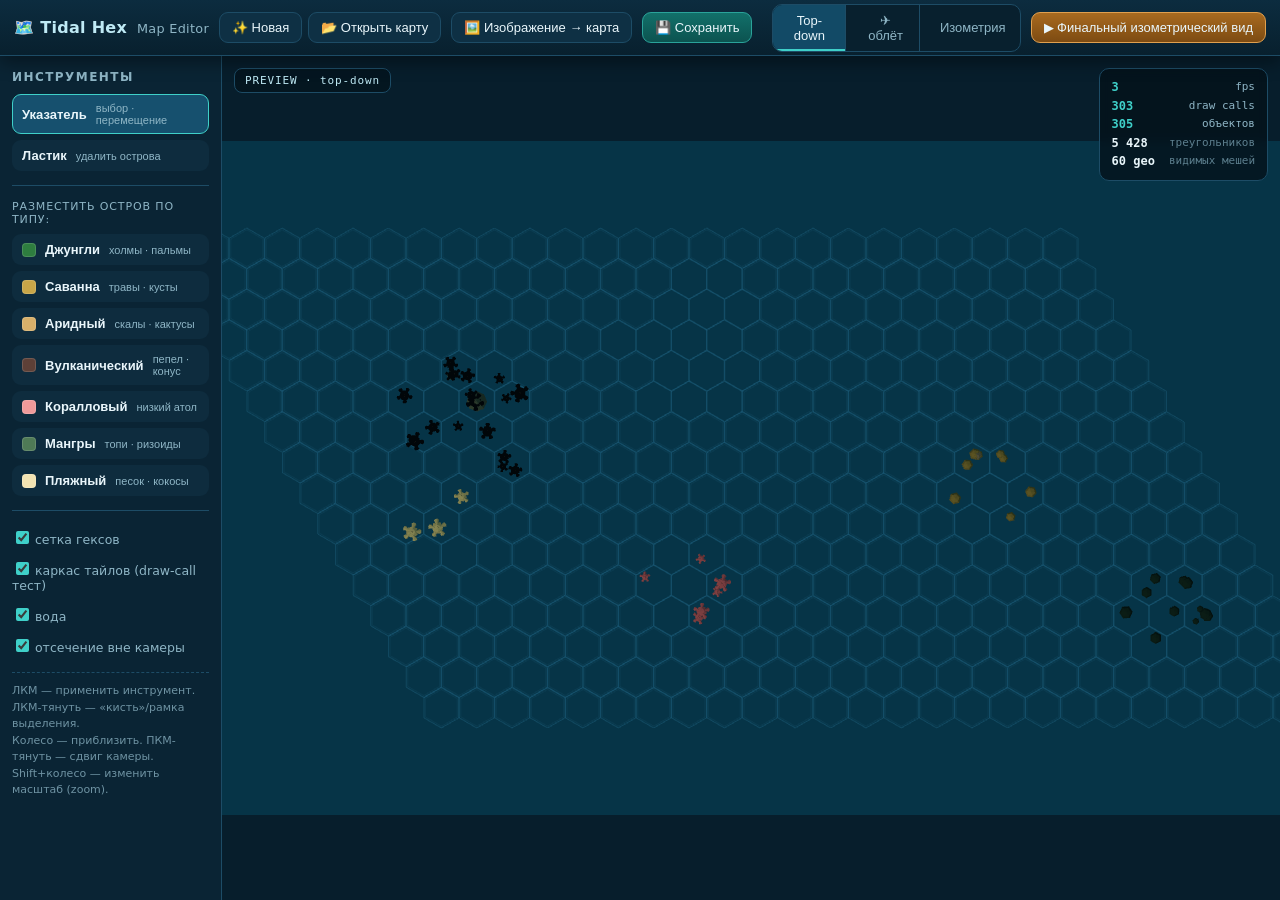
<file: map_editor/index.html>
<!DOCTYPE html>
<html lang="ru">
<head>
<meta charset="utf-8">
<meta name="viewport" content="width=device-width, initial-scale=1">
<title>Tidal Hex — редактор карт</title>
<link rel="stylesheet" href="style.css">
</head>
<body>

<!-- ===================== TOOLBAR ===================== -->
<header id="toolbar">
  <div class="brand">🗺️ Tidal&nbsp;Hex <span>Map Editor</span></div>

  <div class="tgroup">
    <button id="btnNew" class="btn" title="Новая пустая карта">✨ Новая</button>
    <button id="btnOpen" class="btn" title="Открыть .hexmap.json и редактировать">📂 Открыть карту</button>
    <input type="file" id="fileMap" accept=".json,.hexmap,application/json" hidden>
  </div>

  <div class="tgroup">
    <button id="btnImg" class="btn" title="Открыть изображение и превратить его в карту">🖼️ Изображение → карта</button>
    <input type="file" id="fileImg" accept="image/*" hidden>
  </div>

  <div class="tgroup">
    <button id="btnSave" class="btn primary" title="Сохранить карту в файл .hexmap.json">💾 Сохранить</button>
  </div>

  <div class="spacer"></div>

  <!-- переключатель режимов отображения: preview (top-down) / iso (облёт) -->
  <div class="tgroup seg" role="tablist" aria-label="Режим отображения карты">
    <button id="segPreview" class="segbtn active" data-mode="preview">Top-down</button>
    <button id="segFly"    class="segbtn" data-mode="fly">✈ облёт</button>
    <button id="segIso"    class="segbtn" data-mode="iso">Изометрия</button>
  </div>

  <div class="tgroup">
    <button id="btnTransition" class="btn accent" title="Плавный облёт карты с переходом в изометрический вид">▶ Финальный изометрический вид</button>
  </div>
</header>

<!-- ===================== MAIN LAYOUT ===================== -->
<main id="layout">

  <!-- панель инструментов слева -->
  <aside id="palette">
    <h2>Инструменты</h2>
    <div class="tools">
      <button class="tool active" data-tool="select" title="Выбор острова / тайла"><b>Указатель</b><span>выбор · перемещение</span></button>
      <button class="tool" data-tool="erase" title="Ластик — убрать остров с тайлов"><b>Ластик</b><span>удалить острова</span></button>
      <div class="divider"></div>
      <div class="paltitle">Разместить остров по типу:</div>
      <button class="tool paint" data-tool="paint" data-type="jungle"><i style="--c:#2e7d3f"></i><b>Джунгли</b><span>холмы · пальмы</span></button>
      <button class="tool paint" data-tool="paint" data-type="savanna"><i style="--c:#c9a648"></i><b>Саванна</b><span>травы · кусты</span></button>
      <button class="tool paint" data-tool="paint" data-type="arid"><i style="--c:#d8b06a"></i><b>Аридный</b><span>скалы · кактусы</span></button>
      <button class="tool paint" data-tool="paint" data-type="volcanic"><i style="--c:#5d4037"></i><b>Вулканический</b><span>пепел · конус</span></button>
      <button class="tool paint" data-tool="paint" data-type="coral"><i style="--c:#ef9a9a"></i><b>Коралловый</b><span>низкий атол</span></button>
      <button class="tool paint" data-tool="paint" data-type="mangrove"><i style="--c:#4f7a56"></i><b>Мангры</b><span>топи · ризоиды</span></button>
      <button class="tool paint" data-tool="paint" data-type="beach"><i style="--c:#f2e3b2"></i><b>Пляжный</b><span>песок · кокосы</span></button>
      <div class="divider"></div>
      <label class="chk"><input type="checkbox" id="optGrid" checked> сетка гексов</label>
      <label class="chk"><input type="checkbox" id="optWire" checked> каркас тайлов (draw-call тест)</label>
      <label class="chk"><input type="checkbox" id="optWater" checked> вода</label>
      <label class="chk"><input type="checkbox" id="optFrustum" checked> отсечение вне камеры</label>
    </div>
    <div class="palthint">
      ЛКМ — применить инструмент.<br>
      ЛКМ-тянуть — «кисть»/рамка выделения.<br>
      Колесо — приблизить. ПКМ-тянуть — сдвиг камеры.<br>
      Shift+колесо — изменить масштаб (zoom).
    </div>
  </aside>

  <!-- сцена -->
  <section id="stage">
    <canvas id="view"></canvas>

    <!-- счётчик FPS / draw calls / объекты -->
    <div id="stats" title="FPS · draw calls (renderer.info.render.calls) · объекты на карте (scene children)">
      <div class="srow"><b id="stFps">–</b><span>fps</span></div>
      <div class="srow"><b id="stCalls">–</b><span>draw calls</span></div>
      <div class="srow"><b id="stObjs">–</b><span>объектов</span></div>
      <div class="srow dim"><b id="stTris">–</b><span>треугольников</span></div>
      <div class="srow dim"><b id="stVis">–</b><span>видимых мешей</span></div>
    </div>

    <div id="modeBadge">PREVIEW · top-down</div>
    <div id="hint"></div>
  </section>

  <!-- панель свойств справа -->
  <aside id="inspector" class="hidden">
    <div class="insp-head">
      <h2 id="inspTitle">Свойства острова</h2>
      <button id="inspClose" title="Закрыть">✕</button>
    </div>

    <div class="field">
      <label>Тип ландшафта</label>
      <select id="pType"></select>
    </div>

    <div class="grid2">
      <div class="field"><label>Радиус <output id="oRadius"></output></label>
        <input type="range" id="pRadius" min="0.4" max="3.4" step="0.05"></div>
      <div class="field"><label>Высота <output id="oHeight"></output></label>
        <input type="range" id="pHeight" min="0.1" max="2.6" step="0.05"></div>
      <div class="field"><label>Шероховатость <output id="oRough"></output></label>
        <input type="range" id="pRough" min="0" max="1" step="0.05"></div>
      <div class="field"><label>Резкость берега <output id="oBeach"></output></label>
        <input type="range" id="pBeach" min="0.05" max="0.9" step="0.05"></div>
      <div class="field"><label>Плодородие <output id="oVeg"></output></label>
        <input type="range" id="pVeg" min="0" max="1" step="0.05"></div>
      <div class="field"><label>Северность <output id="oNorth"></output></label>
        <input type="range" id="pNorth" min="0" max="6.28" step="0.01"></div>
    </div>

    <div class="field row">
      <label>Туманный валун</label><input type="checkbox" id="pBoulder">
      <label style="margin-left:auto">Вершина</label><input type="checkbox" id="pPeak">
    </div>

    <div class="swatches" id="pSwatches" title="Основной цвет"></div>

    <div class="field"><label>Название</label><input type="text" id="pName" maxlength="40"></div>

    <div class="insp-actions">
      <button id="btnDup" class="btn">⧉ Дублировать</button>
      <button id="btnDel" class="btn danger">🗑 Удалить</button>
    </div>

    <div class="meta" id="pMeta"></div>
  </aside>
</main>

<!-- модальное окно «изображение → карта» -->
<div id="imgModal" class="modal hidden">
  <div class="modal-card">
    <h2>Изображение → карта</h2>
    <div class="preview-row">
      <canvas id="imgPrev" width="220" height="150"></canvas>
      <div class="previnfo">
        <div id="imgName">—</div>
        <div id="imgSize" class="dim">—</div>
        <div class="dim small">Светлые пиксели становятся сушей: чем ярче участок, тем выше остров.</div>
      </div>
    </div>
    <div class="grid2">
      <div class="field"><label>Макс. островов <output id="oMaxIsl"></output></label>
        <input type="range" id="pMaxIsl" min="1" max="24" step="1"></div>
      <div class="field"><label>Чувствительность <output id="oSens"></output></label>
        <input type="range" id="pSens" min="0.05" max="0.95" step="0.01"></div>
      <div class="field"><label>Мин. размер <output id="oMinSz"></output></label>
        <input type="range" id="pMinSz" min="1" max="12" step="1"></div>
      <div class="field"><label>Макс. радиус <output id="oMaxR"></output></label>
        <input type="range" id="pMaxR" min="0.6" max="3" step="0.05"></div>
    </div>
    <div class="field row"><label>Острова только на воде (не поверх существующих)</label><input type="checkbox" id="pOnlyWater" checked></div>
    <div class="modal-actions">
      <button id="imgCancel" class="btn">Отмена</button>
      <button id="imgApply" class="btn primary">Создать карту</button>
    </div>
  </div>
</div>

<script src="three/three.min.js"></script>
<script src="editor.js"></script>
</body>
</html>
</file>
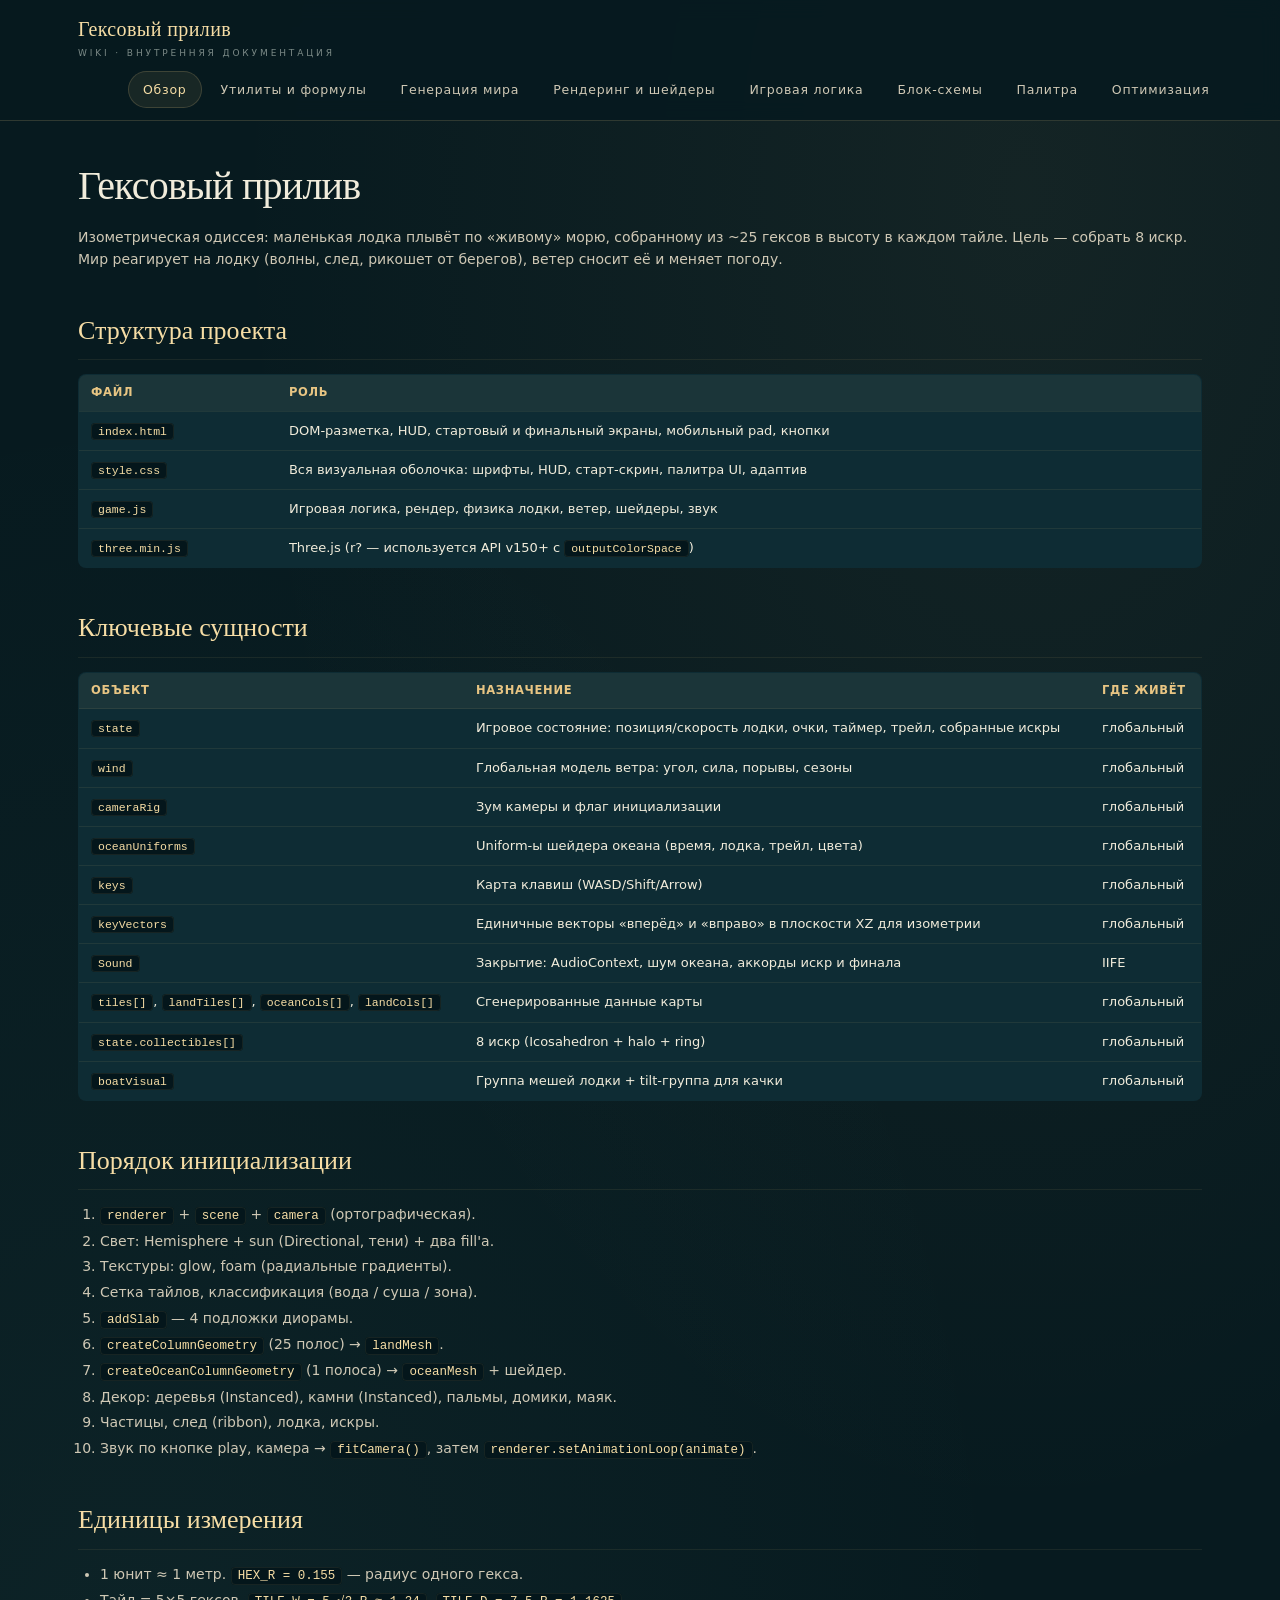
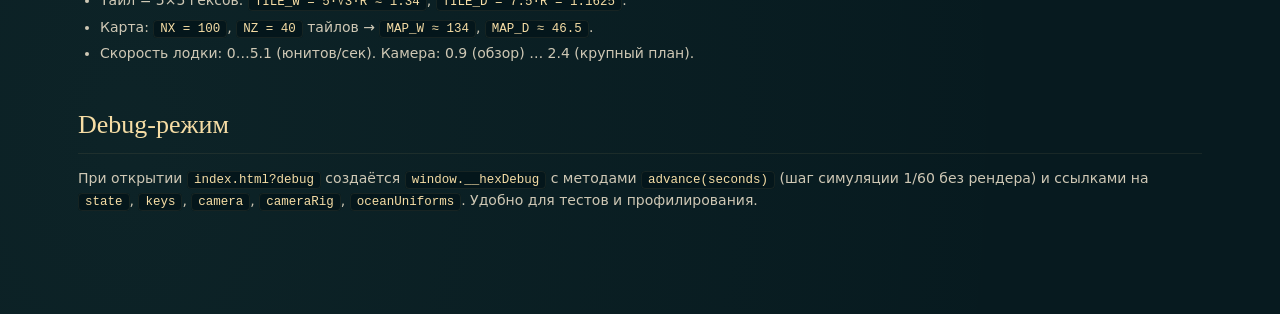
<file: game_prototype/wiki_deepseek.html>
<!DOCTYPE html>
<html lang="ru">
<head>
<meta charset="UTF-8">
<meta name="viewport" content="width=device-width, initial-scale=1.0">
<title>Гексовый прилив — Wiki</title>
<style>
  :root {
    --bg: #071a1f;
    --bg-soft: #0c262d;
    --bg-panel: #0e2c34;
    --bg-code: #04161b;
    --line: rgba(232, 197, 131, 0.18);
    --line-soft: rgba(232, 197, 131, 0.08);
    --gold: #e8c583;
    --gold-bright: #f6dda5;
    --cream: #f1ecdb;
    --cream-dim: #cfc8b5;
    --muted: rgba(218, 229, 218, 0.55);
    --muted-soft: rgba(218, 229, 218, 0.32);
    --teal: #7ed0c1;
    --coral: #e07d5d;
    --serif: "Palatino Linotype", "Book Antiqua", Palatino, Georgia, serif;
    --sans: "Segoe UI", system-ui, -apple-system, sans-serif;
    --mono: "SF Mono", "Cascadia Code", "JetBrains Mono", Consolas, monospace;
  }
  * { box-sizing: border-box; }
  html, body {
    margin: 0;
    background: var(--bg);
    color: var(--cream);
    font-family: var(--sans);
    font-size: 14px;
    line-height: 1.55;
  }
  body {
    background:
      radial-gradient(ellipse at 80% 10%, rgba(232, 197, 131, 0.06), transparent 55%),
      radial-gradient(ellipse at 10% 90%, rgba(126, 208, 193, 0.05), transparent 55%),
      var(--bg);
  }
  header {
    position: sticky;
    top: 0;
    z-index: 10;
    background: rgba(7, 26, 31, 0.94);
    border-bottom: 1px solid var(--line);
    backdrop-filter: blur(10px);
  }
  .head-inner {
    max-width: 1180px;
    margin: 0 auto;
    padding: 14px 28px 10px;
    display: flex;
    align-items: baseline;
    gap: 18px;
    flex-wrap: wrap;
  }
  .logo {
    font-family: var(--serif);
    font-size: 20px;
    color: var(--gold-bright);
    letter-spacing: 0.02em;
  }
  .logo small {
    display: block;
    font-family: var(--sans);
    font-size: 9px;
    letter-spacing: 0.32em;
    color: var(--muted);
    text-transform: uppercase;
    margin-top: 2px;
  }
  nav {
    display: flex;
    gap: 4px;
    flex-wrap: wrap;
    margin-left: auto;
    max-width: 1180px;
    padding: 0 28px 12px;
    width: 100%;
  }
  nav button {
    appearance: none;
    background: transparent;
    border: 1px solid transparent;
    color: var(--cream-dim);
    padding: 8px 14px;
    font: inherit;
    font-size: 12.5px;
    letter-spacing: 0.06em;
    border-radius: 999px;
    cursor: pointer;
    transition: background 0.18s, color 0.18s, border-color 0.18s;
  }
  nav button:hover { background: rgba(232, 197, 131, 0.06); color: var(--gold-bright); }
  nav button.active {
    color: var(--gold-bright);
    border-color: var(--line);
    background: rgba(232, 197, 131, 0.08);
  }
  main {
    max-width: 1180px;
    margin: 0 auto;
    padding: 34px 28px 100px;
  }
  section.tab { display: none; animation: fadein 0.25s ease; }
  section.tab.active { display: block; }
  @keyframes fadein { from { opacity: 0; transform: translateY(4px); } to { opacity: 1; transform: none; } }

  h1 {
    font-family: var(--serif);
    font-size: 40px;
    font-weight: 400;
    margin: 0 0 10px;
    letter-spacing: -0.02em;
  }
  h2 {
    font-family: var(--serif);
    font-size: 26px;
    font-weight: 400;
    margin: 40px 0 14px;
    padding-bottom: 8px;
    border-bottom: 1px solid var(--line-soft);
    color: var(--gold-bright);
  }
  h3 {
    font-family: var(--sans);
    font-size: 13px;
    font-weight: 650;
    text-transform: uppercase;
    letter-spacing: 0.18em;
    color: var(--teal);
    margin: 26px 0 10px;
  }
  h4 { font-size: 14px; margin: 18px 0 8px; color: var(--gold); }
  p { margin: 8px 0; color: var(--cream-dim); }
  code, .mono { font-family: var(--mono); font-size: 12.5px; }
  code {
    background: var(--bg-code);
    color: var(--gold-bright);
    padding: 1px 6px;
    border-radius: 4px;
    border: 1px solid var(--line-soft);
  }
  pre {
    background: var(--bg-code);
    color: #c8dcd2;
    border: 1px solid var(--line-soft);
    border-radius: 8px;
    padding: 14px 16px;
    overflow-x: auto;
    font-family: var(--mono);
    font-size: 12px;
    line-height: 1.6;
  }
  pre code { background: none; border: none; padding: 0; color: inherit; }
  ul, ol { padding-left: 22px; color: var(--cream-dim); }
  li { margin: 4px 0; }
  a { color: var(--teal); }

  table {
    width: 100%;
    border-collapse: collapse;
    margin: 12px 0 20px;
    background: var(--bg-panel);
    border: 1px solid var(--line-soft);
    border-radius: 8px;
    overflow: hidden;
    font-size: 13px;
  }
  th, td {
    text-align: left;
    padding: 9px 12px;
    border-bottom: 1px solid var(--line-soft);
    vertical-align: top;
  }
  th {
    background: rgba(232, 197, 131, 0.06);
    font-weight: 600;
    color: var(--gold);
    font-size: 11.5px;
    letter-spacing: 0.06em;
    text-transform: uppercase;
  }
  tr:last-child td { border-bottom: none; }
  td code { font-size: 11.5px; }

  .pill {
    display: inline-block;
    padding: 1px 8px;
    border-radius: 999px;
    font-size: 10.5px;
    font-family: var(--mono);
    background: rgba(232, 197, 131, 0.1);
    color: var(--gold-bright);
    border: 1px solid var(--line);
    margin-right: 4px;
  }
  .pill.green { background: rgba(126, 208, 193, 0.1); color: var(--teal); border-color: rgba(126, 208, 193, 0.25); }
  .pill.red { background: rgba(224, 125, 93, 0.12); color: var(--coral); border-color: rgba(224, 125, 93, 0.28); }

  /* ---- Карточки функций ---- */
  .fn-card {
    background: var(--bg-panel);
    border: 1px solid var(--line-soft);
    border-left: 3px solid var(--gold);
    border-radius: 8px;
    padding: 14px 18px;
    margin: 12px 0;
  }
  .fn-card .sig {
    font-family: var(--mono);
    font-size: 13px;
    color: var(--gold-bright);
    display: block;
    margin-bottom: 6px;
    word-break: break-word;
  }
  .fn-card .sig b { color: var(--teal); font-weight: 500; }
  .fn-card p { margin: 6px 0 0; font-size: 13px; }
  .fn-card pre { margin: 8px 0 0; font-size: 11.5px; padding: 10px 12px; }

  /* ---- Палитра ---- */
  .swatch-grid {
    display: grid;
    grid-template-columns: repeat(auto-fill, minmax(190px, 1fr));
    gap: 12px;
    margin: 16px 0 24px;
  }
  .swatch {
    background: var(--bg-panel);
    border: 1px solid var(--line-soft);
    border-radius: 8px;
    overflow: hidden;
    font-size: 12px;
  }
  .swatch-color { height: 62px; }
  .swatch-body { padding: 8px 10px; }
  .swatch-body b { color: var(--cream); font-weight: 500; display: block; }
  .swatch-body code { font-size: 11px; }
  .swatch-body small { color: var(--muted); font-size: 11px; display: block; margin-top: 2px; }

  /* ---- Блок-схемы ---- */
  .diagram {
    background: var(--bg-panel);
    border: 1px solid var(--line-soft);
    border-radius: 10px;
    padding: 22px 20px;
    margin: 18px 0;
    overflow-x: auto;
  }
  .diagram svg { display: block; margin: 0 auto; max-width: 100%; height: auto; }
  .legend {
    display: flex;
    flex-wrap: wrap;
    gap: 12px;
    font-size: 11.5px;
    color: var(--muted);
    margin-top: 12px;
  }
  .legend span { display: inline-flex; align-items: center; gap: 6px; }
  .legend .dot { width: 10px; height: 10px; border-radius: 3px; }

  /* ---- Список оптимизаций ---- */
  .opt {
    background: var(--bg-panel);
    border: 1px solid var(--line-soft);
    border-left: 3px solid var(--teal);
    border-radius: 8px;
    padding: 12px 18px;
    margin: 10px 0;
  }
  .opt h4 { margin: 0 0 6px; color: var(--gold-bright); }
  .opt p, .opt li { font-size: 13px; }
  .opt .impact {
    display: inline-block;
    margin-top: 8px;
    font-size: 11px;
    padding: 1px 8px;
    border-radius: 4px;
    background: rgba(224, 125, 93, 0.1);
    border: 1px solid rgba(224, 125, 93, 0.3);
    color: var(--coral);
    letter-spacing: 0.04em;
  }
  .opt .impact.mid { background: rgba(232, 197, 131, 0.1); color: var(--gold); border-color: var(--line); }
  .opt .impact.low { background: rgba(126, 208, 193, 0.08); color: var(--teal); border-color: rgba(126, 208, 193, 0.25); }

  .grid2 { display: grid; grid-template-columns: 1fr 1fr; gap: 20px; }
  @media (max-width: 760px) {
    .grid2 { grid-template-columns: 1fr; }
    .head-inner { padding-left: 16px; padding-right: 16px; }
    nav { padding-left: 16px; padding-right: 16px; }
    main { padding-left: 16px; padding-right: 16px; }
    h1 { font-size: 30px; }
  }
</style>
</head>
<body>
<header>
  <div class="head-inner">
    <div class="logo">Гексовый прилив<small>wiki · внутренняя документация</small></div>
  </div>
  <nav id="tabs">
    <button class="active" data-tab="overview">Обзор</button>
    <button data-tab="utils">Утилиты и формулы</button>
    <button data-tab="world">Генерация мира</button>
    <button data-tab="render">Рендеринг и шейдеры</button>
    <button data-tab="logic">Игровая логика</button>
    <button data-tab="flow">Блок-схемы</button>
    <button data-tab="palette">Палитра</button>
    <button data-tab="optimize">Оптимизация</button>
  </nav>
</header>

<main>

<!-- ============================================================ -->
<!-- ОБЗОР                                                        -->
<!-- ============================================================ -->
<section class="tab active" id="tab-overview">
  <h1>Гексовый прилив</h1>
  <p>Изометрическая одиссея: маленькая лодка плывёт по «живому» морю, собранному из ~25 гексов в высоту в каждом тайле. Цель — собрать 8 искр. Мир реагирует на лодку (волны, след, рикошет от берегов), ветер сносит её и меняет погоду.</p>

  <h2>Структура проекта</h2>
  <table>
    <tr><th>Файл</th><th>Роль</th></tr>
    <tr><td><code>index.html</code></td><td>DOM-разметка, HUD, стартовый и финальный экраны, мобильный pad, кнопки</td></tr>
    <tr><td><code>style.css</code></td><td>Вся визуальная оболочка: шрифты, HUD, старт-скрин, палитра UI, адаптив</td></tr>
    <tr><td><code>game.js</code></td><td>Игровая логика, рендер, физика лодки, ветер, шейдеры, звук</td></tr>
    <tr><td><code>three.min.js</code></td><td>Three.js (r? — используется API v150+ с <code>outputColorSpace</code>)</td></tr>
  </table>

  <h2>Ключевые сущности</h2>
  <table>
    <tr><th>Объект</th><th>Назначение</th><th>Где живёт</th></tr>
    <tr><td><code>state</code></td><td>Игровое состояние: позиция/скорость лодки, очки, таймер, трейл, собранные искры</td><td>глобальный</td></tr>
    <tr><td><code>wind</code></td><td>Глобальная модель ветра: угол, сила, порывы, сезоны</td><td>глобальный</td></tr>
    <tr><td><code>cameraRig</code></td><td>Зум камеры и флаг инициализации</td><td>глобальный</td></tr>
    <tr><td><code>oceanUniforms</code></td><td>Uniform-ы шейдера океана (время, лодка, трейл, цвета)</td><td>глобальный</td></tr>
    <tr><td><code>keys</code></td><td>Карта клавиш (WASD/Shift/Arrow)</td><td>глобальный</td></tr>
    <tr><td><code>keyVectors</code></td><td>Единичные векторы «вперёд» и «вправо» в плоскости XZ для изометрии</td><td>глобальный</td></tr>
    <tr><td><code>Sound</code></td><td>Закрытие: AudioContext, шум океана, аккорды искр и финала</td><td>IIFE</td></tr>
    <tr><td><code>tiles[]</code>, <code>landTiles[]</code>, <code>oceanCols[]</code>, <code>landCols[]</code></td><td>Сгенерированные данные карты</td><td>глобальный</td></tr>
    <tr><td><code>state.collectibles[]</code></td><td>8 искр (Icosahedron + halo + ring)</td><td>глобальный</td></tr>
    <tr><td><code>boatVisual</code></td><td>Группа мешей лодки + tilt-группа для качки</td><td>глобальный</td></tr>
  </table>

  <h2>Порядок инициализации</h2>
  <ol>
    <li><code>renderer</code> + <code>scene</code> + <code>camera</code> (ортографическая).</li>
    <li>Свет: Hemisphere + sun (Directional, тени) + два fill'а.</li>
    <li>Текстуры: glow, foam (радиальные градиенты).</li>
    <li>Сетка тайлов, классификация (вода / суша / зона).</li>
    <li><code>addSlab</code> — 4 подложки диорамы.</li>
    <li><code>createColumnGeometry</code> (25 полос) → <code>landMesh</code>.</li>
    <li><code>createOceanColumnGeometry</code> (1 полоса) → <code>oceanMesh</code> + шейдер.</li>
    <li>Декор: деревья (Instanced), камни (Instanced), пальмы, домики, маяк.</li>
    <li>Частицы, след (ribbon), лодка, искры.</li>
    <li>Звук по кнопке play, камера → <code>fitCamera()</code>, затем <code>renderer.setAnimationLoop(animate)</code>.</li>
  </ol>

  <h2>Единицы измерения</h2>
  <ul>
    <li>1 юнит ≈ 1 метр. <code>HEX_R = 0.155</code> — радиус одного гекса.</li>
    <li>Тайл = 5×5 гексов. <code>TILE_W = 5·√3·R ≈ 1.34</code>, <code>TILE_D = 7.5·R = 1.1625</code>.</li>
    <li>Карта: <code>NX = 100</code>, <code>NZ = 40</code> тайлов → <code>MAP_W ≈ 134</code>, <code>MAP_D ≈ 46.5</code>.</li>
    <li>Скорость лодки: 0…5.1 (юнитов/сек). Камера: 0.9 (обзор) … 2.4 (крупный план).</li>
  </ul>

  <h2>Debug-режим</h2>
  <p>При открытии <code>index.html?debug</code> создаётся <code>window.__hexDebug</code> с методами <code>advance(seconds)</code> (шаг симуляции 1/60 без рендера) и ссылками на <code>state</code>, <code>keys</code>, <code>camera</code>, <code>cameraRig</code>, <code>oceanUniforms</code>. Удобно для тестов и профилирования.</p>
</section>

<!-- ============================================================ -->
<!-- УТИЛИТЫ                                                     -->
<!-- ============================================================ -->
<section class="tab" id="tab-utils">
  <h1>Утилиты и формулы</h1>

  <h2>Математические хелперы</h2>

  <div class="fn-card">
    <span class="sig"><b>clamp</b>(v, a, b) → number</span>
    <p>Ограничивает значение отрезком [a, b].</p>
    <pre><code>Math.max(a, Math.min(b, v))</code></pre>
  </div>

  <div class="fn-card">
    <span class="sig"><b>lerp</b>(a, b, t) → number</span>
    <p>Линейная интерполяция. t — обычно 0…1.</p>
    <pre><code>a + (b - a) * t</code></pre>
  </div>

  <div class="fn-card">
    <span class="sig"><b>smoothstep</b>(a, b, x) → number ∈ [0, 1]</span>
    <p>Кубическое сглаживание: даёт «мягкие» края без рывков.</p>
    <pre><code>t = clamp((x - a) / (b - a), 0, 1);
return t * t * (3 - 2 * t);</code></pre>
  </div>

  <div class="fn-card">
    <span class="sig"><b>expDamp</b>(current, target, lambda, dt) → number</span>
    <p>Экспоненциальное сглаживание, независимое от FPS (frame-rate independent). λ — «жёсткость» (больше = быстрее догоняет).</p>
    <pre><code>current + (target - current) * (1 - Math.exp(-lambda * dt))</code></pre>
  </div>

  <div class="fn-card">
    <span class="sig"><b>dampAngle</b>(current, target, lambda, dt) → number</span>
    <p>То же, но для углов. Учитывает переход через ±π (wrap на короткую дугу).</p>
    <pre><code>delta = atan2(sin(target - current), cos(target - current));
return current + delta * (1 - exp(-lambda * dt));</code></pre>
  </div>

  <h2>Генераторы случайности</h2>

  <div class="fn-card">
    <span class="sig"><b>mulberry32</b>(seed) → () =&gt; number ∈ [0,1)</span>
    <p>Детерминированный PRNG на 32-битных операциях. Используется для декора, чтобы внешний вид карты был стабильным при перезагрузке.</p>
    <pre><code>a = (a + 0x6D2B79F5) | 0;
t = Math.imul(a ^ (a >>> 15), 1 | a);
t = (t + Math.imul(t ^ (t >>> 7), 61 | t)) ^ t;
return ((t ^ (t >>> 14)) >>> 0) / 4294967296;</code></pre>
  </div>

  <div class="fn-card">
    <span class="sig"><b>hash2</b>(x, z) → number ∈ [0,1)</span>
    <p>Быстрый псевдо-хэш на синусе. Основа для value noise.</p>
    <pre><code>v = sin(x * 127.1 + z * 311.7) * 43758.5453123;
return v - floor(v);</code></pre>
  </div>

  <div class="fn-card">
    <span class="sig"><b>valueNoise</b>(x, z) → number ∈ [0,1)</span>
    <p>Value-noise с bilinear-интерполяцией и smoothstep'ом. Даёт «облачную» карту высот и шума ветра.</p>
    <pre><code>xi = floor(x); zi = floor(z); xf = x-xi; zf = z-zi;
u = xf*xf*(3-2*xf); v = zf*zf*(3-2*zf);
a = hash2(xi, zi); b = hash2(xi+1, zi);
c = hash2(xi, zi+1); d = hash2(xi+1, zi+1);
return lerp(lerp(a,b,u), lerp(c,d,u), v);</code></pre>
  </div>

  <h2>Форматирование</h2>
  <div class="fn-card">
    <span class="sig"><b>formatTime</b>(seconds) → "M:SS"</span>
    <p>Для отображения таймера в финальном экране.</p>
  </div>

  <h2>Константы</h2>
  <table>
    <tr><th>Имя</th><th>Значение</th><th>Смысл</th></tr>
    <tr><td><code>TAU</code></td><td><code>2π</code></td><td>Полный оборот</td></tr>
    <tr><td><code>NX / NZ</code></td><td>100 / 40</td><td>Число тайлов по X / Z</td></tr>
    <tr><td><code>HEX_R</code></td><td>0.155</td><td>Радиус гекса</td></tr>
    <tr><td><code>HEX_SX</code></td><td>√3·R ≈ 0.2685</td><td>Горизонтальный шаг гексов</td></tr>
    <tr><td><code>HEX_SZ</code></td><td>1.5·R = 0.2325</td><td>Вертикальный шаг гексов</td></tr>
    <tr><td><code>TILE_W</code></td><td>5·HEX_SX ≈ 1.342</td><td>Ширина тайла (5 гексов)</td></tr>
    <tr><td><code>TILE_D</code></td><td>7.5·R = 1.1625</td><td>Глубина тайла (5 гексов)</td></tr>
    <tr><td><code>MAP_W / MAP_D</code></td><td>≈134 / ≈46.5</td><td>Размер карты</td></tr>
    <tr><td><code>OCEAN_TRAIL_SAMPLES</code></td><td>12</td><td>Длина трейла, уходящая в шейдер</td></tr>
    <tr><td><code>wakeMax</code></td><td>24</td><td>Максимум точек ribbon-трейла</td></tr>
    <tr><td><code>particleCount</code></td><td>120</td><td>Пул частиц</td></tr>
  </table>
</section>

<!-- ============================================================ -->
<!-- ГЕНЕРАЦИЯ МИРА                                               -->
<!-- ============================================================ -->
<section class="tab" id="tab-world">
  <h1>Генерация мира</h1>

  <h2>Шаг 1 — сетка тайлов</h2>
  <p>Центр карты в (0, 0). Каждый тайл — 5×5 гексов. Координаты:</p>
  <pre><code>tileX(tx) = (tx - (NX-1)/2) * TILE_W
tileZ(tz) = (tz - (NZ-1)/2) * TILE_D
idxOf(tx, tz) = tz * NX + tx</code></pre>

  <h2>Шаг 2 — острова (ISLANDS)</h2>
  <p>Массив ручных островов. У каждого: <code>x, z</code> (центр), <code>r</code> (базовый радиус), <code>seed</code> (смещение фазы шума), <code>peak</code> (0…1.2, высота), <code>name</code>. Пример: Юкатан, Куба, Гаити, Малые Антильские…</p>

  <h3>Форма берега (wobble)</h3>
  <p>Граница острова — не круг, а сумма синусов от полярного угла:</p>
  <pre><code>wobble(θ) = 1
          + 0.25·sin(3θ + seed)
          + 0.15·sin(5θ − 1.7·seed)
          + 0.08·sin(8θ + 1.4)
          + 0.05·sin(13θ + 2.3·seed)

edge = r · wobble(θ)
q    = dist / edge   // 0 = центр, 1 = берег</code></pre>
  <p>Тайл считается сушей, если <code>dist &lt; edge</code> хотя бы у одного острова. Приоритет — минимальный <code>q</code>.</p>

  <h2>Шаг 3 — классификация тайлов</h2>
  <table>
    <tr><th>Условие</th><th>zone</th><th>Высота (base)</th></tr>
    <tr><td><code>q &gt; 0.79</code></td><td><code>sand</code></td><td>0.30 + micro·0.14</td></tr>
    <tr><td><code>0.56 &lt; q ≤ 0.79</code></td><td><code>grass</code></td><td>0.54 + micro·0.17</td></tr>
    <tr><td><code>0.39 &lt; q ≤ 0.56</code></td><td><code>hill</code></td><td>0.84 + micro·0.29 + (0.56 − q)·0.7</td></tr>
    <tr><td><code>q ≤ 0.39</code></td><td><code>peak</code></td><td>1.08 + micro·0.35</td></tr>
  </table>
  <p>Плюс <code>peakRise</code> — плавный «вулкан» в центре острова:</p>
  <pre><code>peakRange = r · 0.5
peakT     = clamp(1 − dist/peakRange, 0, 1)
peakRise  = (3.15 + r·0.24) · peak · peakT<sup>1.62</sup>
height   += peakRise</code></pre>
  <p><b>micro</b> — сумма двух value-noise: крупный (×0.58) + мелкий (×0.22).</p>

  <h3>Цветовые переходы</h3>
  <ul>
    <li><b>rockBlend</b> = <code>smoothstep(1.05, 3.1, peakRise)</code> — выше 1.05 подмешивает <code>rock→rockDark</code>.</li>
    <li><b>snowBlend</b> = <code>smoothstep(3.85, 4.75, height) · (0.68 + tint·0.28)</code> — на вершинах.</li>
    <li><b>tint</b> = <code>valueNoise(x·4.7 + 10.2, z·4.7 − 3.8)</code> — стабильный «разброс» цвета.</li>
    <li>Плюс HSL-смещение: <code>offsetHSL((tint−0.5)·0.018, (tint−0.5)·0.04, (tint−0.5)·0.055)</code>.</li>
  </ul>

  <h3>Сглаживание краёв (falloff)</h3>
  <pre><code>if (tile.edge && tile.q &gt; 0.7) {
  blend = smoothstep(0.7, 1.0, tile.q);
  height    = lerp(height, 0.1, blend · 0.5);
  baseColor.lerp(palette.mid, blend · 0.3);
}</code></pre>
  <p>Без этого берег обрывался бы в море вертикальной «стеной».</p>

  <h2>Шаг 4 — гексовые колонки</h2>
  <p>В каждом тайле 5×5 гексов (25 колонок). Локальные координаты:</p>
  <pre><code>x = tileX(tx) + (col − 2)·HEX_SX + ((globalRow % 2) ? HEX_SX/2 : 0) − HEX_SX/4
z = tileZ(tz) + (row − 2)·HEX_SZ
где globalRow = tz·5 + row</code></pre>
  <p>Так столбики соседних тайлов сшиваются в непрерывную пчелиную соту — без швов.</p>

  <h2>Шаг 5 — меши</h2>
  <table>
    <tr><th>Меш</th><th>Геометрия</th><th>Инстансы</th></tr>
    <tr><td><code>oceanMesh</code></td><td>1 призма на гекс (6 боковых + 6 верхних), без 25 полос — полосы рисуются в шейдере</td><td>≈ 80 000+ (по числу водных гексов)</td></tr>
    <tr><td><code>landMesh</code></td><td>25 полос в высоту с вершинным цветом (bandLight 0.56…0.66)</td><td>≈ 15 000 – 20 000</td></tr>
    <tr><td><code>foundationMesh</code></td><td>куб на тайл, цвет = zone-цвет</td><td>≈ 600 – 800</td></tr>
  </table>
  <p><b>landMesh</b> — полноценные 25 полос, чтобы переход по высоте читался «бахромой». Цвет полос чередуется: <code>bandLight = 0.56 + (1 − b/bands)·0.075 + (b % 2 ? 0.025 : 0)</code>.</p>
  <p><b>oceanMesh</b> — упрощённая призма. Полосы и цвет верх/низ считаются прямо во фрагментном шейдере по <code>vLocalH = clamp(-position.y, 0, 1)</code>.</p>

  <h2>Шаг 6 — декор</h2>
  <ul>
    <li><b>Деревья</b> — на тайлах <code>grass/hill</code> с вероятностью ~58%/38% и <code>avgHeight &lt; 2.15</code>. InstancedMesh: <code>trunks</code>, <code>lowerCrowns</code>, <code>upperCrowns</code>. Цвет кроны = <code>palette.grass.lerp(palette.hillLight, 0.12…0.57)</code>.</li>
    <li><b>Камни</b> — InstancedMesh Dodecahedron с рандомным поворотом.</li>
    <li><b>Пальмы</b> — 4 шт. вручную, каждая = 3 сегмента ствола + 7 листьев-конусов + 3 кокоса. Не инстансится (мало штук).</li>
    <li><b>Домики</b> — 2 шт.: box-стены + конус-крыша + труба + дверь + окно (glow-панель).</li>
    <li><b>Маяк</b> — 1 шт.: 7 цилиндров + glow-sprite + конус-луч + PointLight. Луч вращается в основном цикле.</li>
  </ul>
</section>

<!-- ============================================================ -->
<!-- РЕНДЕРИНГ                                                   -->
<!-- ============================================================ -->
<section class="tab" id="tab-render">
  <h1>Рендеринг и шейдеры</h1>

  <h2>Рендерер</h2>
  <pre><code>WebGLRenderer({
  antialias: true, alpha: true, powerPreference: 'high-performance'
})
pixelRatio = min(devicePixelRatio, innerWidth &lt; 720 ? 1.65 : 2)
outputColorSpace   = SRGBColorSpace
toneMapping        = ACESFilmicToneMapping
toneMappingExposure = 1.12
shadowMap.enabled  = true
shadowMap.type     = PCFSoftShadowMap</code></pre>

  <h2>Камера</h2>
  <pre><code>OrthographicCamera(left, right, top, bottom, 0.1, 180)
CAMERA_DIR = (1, 1, 1).normalize()
camera.position = cameraFocus + CAMERA_DIR · 62
camera.lookAt(cameraFocus)</code></pre>
  <p>Не «настоящая» изометрия, а псевдоизометрия — 3/4 вид сверху. Дистанция 62 велика, поэтому объекты почти не «качаются» от перспективы.</p>
  <p><b>viewH</b>: 58 (портрет), 48 (квадрат), 36 (широкий) — <code>state.viewH</code>, пересчитывается в <code>fitCamera()</code> при ресайзе.</p>

  <h2>Свет</h2>
  <table>
    <tr><th>Источник</th><th>Позиция</th><th>Цвет</th><th>Интенсивность</th></tr>
    <tr><td>HemisphereLight</td><td>—</td><td>sky <code>#d8f2ea</code> / ground <code>#10252c</code></td><td>1.4</td></tr>
    <tr><td>sun (Directional, тени)</td><td>(-13, 23, 9) относительно фокуса</td><td>#ffe4b9</td><td>2.55</td></tr>
    <tr><td>fillLight</td><td>(14, 9, -15)</td><td>#7ad9d0</td><td>0.55</td></tr>
    <tr><td>warmFill</td><td>(9, 6, 18)</td><td>#ffbe84</td><td>0.30</td></tr>
  </table>
  <p>Тени: 2048×2048, ортографический frustum ±27, bias −0.00055, normalBias 0.025. <b>Каждый кадр</b> <code>sun.position</code> переезжает вместе с <code>cameraFocus</code> — так тень «следует» за лодкой.</p>

  <h2>Шейдер океана</h2>
  <p>Реализован через <code>MeshStandardMaterial.onBeforeCompile</code> — это <b>не</b> отдельный ShaderMaterial, а патч стандартного материала Three.js.</p>

  <h3>Uniforms</h3>
  <table>
    <tr><th>Имя</th><th>Тип</th><th>Обновляется</th></tr>
    <tr><td><code>uTime</code></td><td>float</td><td>каждый кадр (<code>elapsed</code>)</td></tr>
    <tr><td><code>uBoat</code></td><td>vec4 (x, z, heading, speed)</td><td>каждый кадр</td></tr>
    <tr><td><code>uTrail[12]</code></td><td>vec4[] (x, z, age, strength)</td><td>каждый кадр, выборка подвыборки из <code>state.trail</code></td></tr>
    <tr><td><code>uTrailCount</code></td><td>float</td><td>каждый кадр</td></tr>
    <tr><td><code>uDeep / uMid / uCrest / uFoamColor</code></td><td>vec3</td><td>один раз (палитра)</td></tr>
  </table>

  <h3>Атрибуты на инстанс</h3>
  <ul>
    <li><code>aPhase</code> — фаза волны (стабильный хэш от позиции).</li>
    <li><code>aShade</code> — затемнение от крупного/мелкого шума (0.94…1.05).</li>
  </ul>

  <h3>Вершинный шейдер — волновая формула</h3>
  <pre><code>// проекция мировой позиции на направление ветра
alongWind   = dot(instXZ, (sin(windAngle), cos(windAngle)))
acrossWind  = dot(instXZ, (-cos(windAngle), sin(windAngle)))

// две синусоиды — фоновое волнение
ambient = sin(uTime·1.08 + alongWind·0.55 + aPhase)·0.09
        + sin(uTime·1.63 + acrossWind·0.22 + 0.9 + aPhase·0.31)·0.05

target = ambient

// влияние лодки (в радиусе √18 ≈ 4.24)
hull  = exp(-d² · 1.25)                       // −0.255
bow   = exp(-(d − 1.08)² · 4.54)              // +0.375
ring  = exp(-(d − 1.90)² · 1.92)              // +0.088
speedK = 0.58 + boatSpeed·0.12

target += -0.255 · hull · speedK
target += +0.375 · bow  · speedK · (0.68 + max(0,ahead)·0.38)
target += +0.088 · ring · speedK

// трейл
для i in trail[0..count):
  decay  = exp(-age·0.92) · strength
  ripple = sin(td·8.4 − age·7.2) · exp(-td·1.24)
  target += ripple · 0.208 · decay

// clamp + squash
wave    = clamp(target, -0.43, 0.6)
squash  = max(0, -wave)·0.3 + clamp(foam, 0, 0.75)·0.14
y      += wave / 2.1
xz     *= 1 + squash</code></pre>

  <h3>Фрагментный шейдер — цвет</h3>
  <pre><code>depthT = clamp((vWave + 0.18) / 0.42, 0, 1)
water  = mix(deep, mid,   smoothstep(0.0, 0.52, depthT))
water  = mix(water, crest, smoothstep(0.5, 1.0, depthT))
если vWave &gt; 0.075 → подмешать foam (0.54)
если vFoam &gt; 0.015 → подмешать foam (vFoam·0.88)

// полосы (banding) по vLocalH — 25 штук, «шов» через smoothstep
bandCoord = fract(vLocalH · 25)
bandEdge  = min(bandCoord, 1 - bandCoord)
seam      = mix(0.70, 1.0, smoothstep(0, 0.11, bandEdge))
bandTint  = mix(0.93, 1.015, mod(floor(vLocalH · 25), 2))
sideTone  = mix(seam·bandTint, 1.055, vTop)   // верх светлее

diffuseColor.rgb *= water · sideTone · vShade</code></pre>

  <h2>Земля</h2>
  <p><code>MeshStandardMaterial({ vertexColors: true, roughness: 0.88, flatShading: true })</code> — цвет запекается в атрибут <code>instanceColor</code> при <code>setColorAt</code>. 25 полос в геометрии дают полосатость как у океана, но через атрибут <code>color</code> в вершинах.</p>

  <h2>Частицы (Points)</h2>
  <ul>
    <li><code>ShaderMaterial</code> с текстурой пены.</li>
    <li><code>gl_PointSize = clamp(aSize · uScale, 1, 64)</code>, где <code>uScale = particleScaleBase · cameraRig.zoom</code>.</li>
    <li><code>particleScaleBase = (drawBuffer.y / viewH) · 1.45</code> — автоматически уменьшает частицы при отдалении.</li>
    <li>Blending: Additive, <code>depthWrite: false</code>, <code>toneMapped: false</code>.</li>
  </ul>

  <h2>След (ribbon)</h2>
  <p>24 точки × 3 вершины. Каждая точка = <code>{x, z, age, strength}</code>. Строится каждые 55 мс при <code>boatSpeed &gt; 0.25</code>, живёт до 3.1 с. <b>Рендерится поверх воды</b> (<code>renderOrder = 3</code>, additive).</p>
  <pre><code>fade  = (1 − age/3.15)^1.45 · strength
width = (0.075 + age·0.06) · (0.58 + speed/4.8)
y     = 0.45 + sin(age·2.1 + i)·0.007</code></pre>

  <h2>Мотыльки / mote</h2>
  <p>52 точки, <code>PointsMaterial</code> с glow-текстурой. Каждая колеблется по sin/cos вокруг своей базовой позиции.</p>

  <h2>Лодка</h2>
  <p>Группа из ~15 мешей: hull (ExtrudeGeometry), topPlate, deck, планки, мачта, гик, парус (BufferGeometry с ручной триангуляцией), флаг, rope, бушприт, ящик, каюта, фонарь (стекло + glow), PointLight, контактная тень.</p>
  <p><b>Иерархия</b>: <code>root</code> (позиция + heading) → <code>tilt</code> (roll/pitch от скорости и поворотов) → меши.</p>
  <p>Формула качки:</p>
  <pre><code>targetRoll  = clamp(-turnRate·0.045, -0.17, 0.17) + sin(t·1.13)·0.018
targetPitch = clamp(speed/5.1·0.09, 0, 0.09) + sin(t·1.47+0.4)·0.012
roll  = expDamp(currentRoll,  targetRoll,  4.5, dt)
pitch = expDamp(currentPitch, -targetPitch, 4.5, dt)</code></pre>

  <h2>Искры</h2>
  <p>Icosahedron + Sprite(glow) + Torus. Плавное покачивание <code>y = baseY + sin(t·1.45 + phase)·0.08</code>. При сборе — <code>collectT</code> 0.42 с, group.scale растёт до 2.8, y уходит вверх, opacity затухает.</p>
</section>

<!-- ============================================================ -->
<!-- ИГРОВАЯ ЛОГИКА                                              -->
<!-- ============================================================ -->
<section class="tab" id="tab-logic">
  <h1>Игровая логика</h1>

  <h2>Ввод</h2>
  <ul>
    <li><b>Клавиатура</b>: <code>KeyW/A/S/D</code>, <code>ArrowUp/Down/Left/Right</code>, <code>ShiftLeft/Right</code> (boost), <code>KeyR</code> (reset).</li>
    <li><b>Курс</b> строится так: <code>W</code> даёт вектор «вперёд» <code>(-1,-1)/√2</code>, <code>D</code> — «вправо» <code>(1,-1)/√2</code>. То есть ввод мапится на изометрию.</li>
    <li><b>Тач</b>: <code>mobilePad</code> → те же <code>keys[code]</code>, <code>touch-action: none</code> на кнопках.</li>
    <li>На <code>blur</code> все клавиши сбрасываются.</li>
  </ul>

  <h2>Физика лодки (updateBoat)</h2>
  <pre><code>// 1. Ввод → желаемый курс
dir = keyVectors.right·ix + keyVectors.forward·iz, normalize
targetHeading = atan2(dir.x, dir.y)
heading = dampAngle(heading, targetHeading, 6.2, dt)

// 2. Собственная скорость вдоль курса
boost ? 5.1 : 3.25
boatSpeed = expDamp(boatSpeed, targetSpeed, hasInput ? 3.2 : 2.0, dt)

// 3. Ветер сносит
windAtBoat = getWindAt(boat.x, boat.z)
driftVx = windAtBoat.x · wind.driftFactor   // 0.32
driftVz = windAtBoat.z · wind.driftFactor
selfVx  = sin(heading) · boatSpeed
selfVz  = cos(heading) · boatSpeed
desiredVx = selfVx + driftVx
desiredVz = selfVz + driftVz

// 4. Скорость с инерцией
vx = expDamp(vx, desiredVx, 3.8, dt)
vz = expDamp(vz, desiredVz, 3.8, dt)

// 5. Коллизия — отдельно по осям (slide along walls)
nextX = x + vx·dt; if (canSail(nextX, z)) x = nextX; else vx *= -0.15
nextZ = z + vz·dt; if (canSail(x, nextZ)) z = nextZ; else vz *= -0.15</code></pre>

  <h2>Коллизия (canSail)</h2>
  <ul>
    <li>Проверка выхода за границы карты (margin 0.68).</li>
    <li>Проверка 10 точек по окружности радиуса 0.67 вокруг лодки → <code>isLandPoint</code>.</li>
    <li><b>Раздельно по осям</b> — это даёт «скольжение» вдоль берега вместо застревания.</li>
    <li>При ударе — <code>emitCollisionFoam</code> с кулдауном 170 мс (защита от флуда частиц).</li>
  </ul>

  <h2>Ветер (getWindAt / updateWind)</h2>
  <h3>Локальная вариация</h3>
  <pre><code>localOffset   = (valueNoise(x·0.035+7.1, z·0.035+3.3) − 0.5) · 2 · 0.45
localStrength = 0.75 + valueNoise(x·0.021+99, z·0.021+77) · 0.5
angle    = wind.angle + localOffset
strength = wind.strength · localStrength</code></pre>

  <h3>Смена сезона</h3>
  <ul>
    <li>Каждые 40–80 с (счётчик <code>seasonTimer</code>).</li>
    <li><code>targetAngle += (rand() − 0.5) · π · 0.9</code> — плавный поворот до ±45°.</li>
    <li><code>targetStrength = 0.25 + rand() · 0.65</code>.</li>
    <li>Приближение: <code>angle += delta · (1 − exp(−0.09·dt))</code> — очень мягкое.</li>
    <li>Порывы: <code>gustTimer = 4…12 с</code>; на 1.5 с сила подскакивает до <code>min(1, strength · (1.3…1.7))</code>.</li>
  </ul>

  <h3>Проекция на экран (updateWindIndicator)</h3>
  <pre><code>windVec3D = (getWindAt.x, 0, getWindAt.z)
screenVec = windVec3D.clone().project(camera)
angleRad  = atan2(screenVec.x, -screenVec.y)
deg       = angleRad·180/π + 90      // +90 — калибровка под изометрию
deg       = ((deg % 360) + 360) % 360
windArrowEl.setAttribute('transform', `rotate(${deg} 24 24)`)</code></pre>
  <p><b>+90°</b> — потому что <code>project()</code> даёт Y вверх, а SVG — Y вниз; плюс поворот камеры. Калибровка подобрана на глаз.</p>

  <h2>След и пена</h2>
  <ul>
    <li><b>Трейл</b> пишется каждые 55 мс, точки живут до 3.1 с. Хранится в <code>state.trail</code>, обрезается до <code>wakeMax</code>.</li>
    <li><b>Ribbon</b> (24 точки × 3 вершины) — геометрический след, лежит на воде.</li>
    <li><b>Частицы</b> — <code>emitWakeParticles</code>: спавн с вероятностью <code>boatSpeed/4.8</code>, скорость зависит от <code>boatSpeed</code>.</li>
    <li><b>Коллизионная пена</b> — 7 частиц с кулдауном 170 мс + <code>navigator.vibrate(8)</code> на мобилке.</li>
  </ul>

  <h2>Сбор искр</h2>
  <pre><code>if (!started || finished) return;
dx = boat.x − c.x; dz = boat.z − c.z;
if (dx² + dz² &lt; 1.32²) collect(c)</code></pre>
  <p>Радиус 1.32 = 8.5 радиусов гекса — комфортный «магнит». После 8-й искры <code>state.finished = true</code>, через 1.2 с — end-screen.</p>

  <h2>Камера (updateCamera)</h2>
  <pre><code>speedT     = smoothstep(0.04, 4.2, boatSpeed)
targetZoom = lerp(2.4, 0.9, speedT)
zoom       = expDamp(zoom, targetZoom, 1.75, dt)

lead       = 0.18
boatFocus  = (boat.x + vx·lead, 0.55, boat.z + vz·lead)
cameraFocus.lerp(boatFocus, 1 − exp(−3.25·dt))

camera.position = cameraFocus + CAMERA_DIR · 62
camera.zoom     = cameraRig.zoom
camera.updateProjectionMatrix()</code></pre>
  <p>«Скорость → отъезд» даёт кинематографичный эффект: на стоянке лодка крупная, на ходу — обзор шире.</p>

  <h2>Звук (Sound)</h2>
  <ul>
    <li><b>Шум океана</b>: буфер 4 с белого шума → one-pole lowpass (α = 0.015), фильтр lowpass 540 Гц, Q = 0.65, gain 0.13.</li>
    <li><b>LFO</b> 0.082 Гц, ±0.052 — «дыхание» прибоя.</li>
    <li><b>Дрон</b>: 98 / 147 / 196 Гц sine.</li>
    <li><b>Chime</b>: 523.25 / 659.25 / 783.99 / 1046.5 Гц, две гармоники (sine + triangle на 1.5×), 1.8 с затухание.</li>
    <li><b>Finish</b>: арпеджио по 0.11 с.</li>
    <li>Мастер-гейн 0.6. <code>setMuted</code> плавно гасит за 0.4 с.</li>
  </ul>

  <h2>UI / состояние</h2>
  <ul>
    <li><code>showToast(text, ms)</code> — плашка внизу по центру.</li>
    <li><code>updateScoreUI</code> — <code>#count</code> и pips.</li>
    <li><code>updateStatus</code> — раз в 0.55 с пересчитывает строку в правом нижнем углу (попутный/волна/штиль + направление + узлы).</li>
    <li><code>beginPlay</code> — <code>Sound.init()</code>, скрывает стартовый экран.</li>
    <li><code>resetGame(autoStart)</code> — сбрасывает всё, кроме <code>elapsed</code>.</li>
  </ul>

  <h2>Известные баги / несостыковки</h2>
  <ul>
    <li>Стартовая позиция в <code>state.boat</code> — <code>(0, 2.5)</code>, а <code>resetGame</code> ставит <code>(4.5, -1.8)</code>. После первого ресета лодка окажется в другой точке.</li>
    <li><code>.hud-top</code> в CSS — grid на 3 колонки, а детей 4 (brand, quest, wind-indicator, top-actions). <code>top-actions</code> уезжает во 2-ю строку. Стоит либо объединить <code>quest</code> и <code>wind-indicator</code> в обёртку, либо задать <code>grid-template-columns: 1fr auto auto 1fr</code>.</li>
    <li>На мобильном (<code>max-width: 720px</code>) <code>quest</code> — absolute, <code>top-actions</code> — col 2 row 1; <code>wind-indicator</code> тоже попадает в col 2 row 1 → наезжают.</li>
  </ul>
</section>

<!-- ============================================================ -->
<!-- БЛОК-СХЕМЫ                                                  -->
<!-- ============================================================ -->
<section class="tab" id="tab-flow">
  <h1>Блок-схемы</h1>

  <h2>Главный цикл animate()</h2>
  <div class="diagram">
    <svg viewBox="0 0 900 620" xmlns="http://www.w3.org/2000/svg" font-family="ui-monospace, Menlo, Consolas, monospace">
      <defs>
        <marker id="arr" viewBox="0 0 10 10" refX="8" refY="5" markerWidth="6" markerHeight="6" orient="auto-start-reverse">
          <path d="M0,0 L10,5 L0,10 z" fill="#e8c583"/>
        </marker>
        <marker id="arr-teal" viewBox="0 0 10 10" refX="8" refY="5" markerWidth="6" markerHeight="6" orient="auto-start-reverse">
          <path d="M0,0 L10,5 L0,10 z" fill="#7ed0c1"/>
        </marker>
      </defs>

      <!-- animate -->
      <rect x="360" y="10" width="180" height="42" rx="8" fill="#0e2c34" stroke="#e8c583"/>
      <text x="450" y="36" text-anchor="middle" fill="#f6dda5" font-size="13">animate()</text>
      <line x1="450" y1="52" x2="450" y2="78" stroke="#e8c583" stroke-width="1.5" marker-end="url(#arr)"/>

      <!-- dt -->
      <rect x="345" y="80" width="210" height="36" rx="6" fill="#0e2c34" stroke="#e8c583" stroke-opacity=".5"/>
      <text x="450" y="103" text-anchor="middle" fill="#cfc8b5" font-size="12">dt = min(clock.getDelta(), 0.045)</text>
      <line x1="450" y1="116" x2="450" y2="142" stroke="#e8c583" stroke-width="1.5" marker-end="url(#arr)"/>

      <!-- three columns of updates -->
      <g fill="#0e2c34" stroke="#7ed0c1">
        <rect x="30"  y="145" width="180" height="34" rx="6"/>
        <rect x="30"  y="192" width="180" height="34" rx="6"/>
        <rect x="30"  y="239" width="180" height="34" rx="6"/>
        <rect x="30"  y="286" width="180" height="34" rx="6"/>
        <rect x="240" y="145" width="200" height="34" rx="6"/>
        <rect x="240" y="192" width="200" height="34" rx="6"/>
        <rect x="240" y="239" width="200" height="34" rx="6"/>
        <rect x="240" y="286" width="200" height="34" rx="6"/>
        <rect x="470" y="145" width="180" height="34" rx="6"/>
        <rect x="470" y="192" width="180" height="34" rx="6"/>
        <rect x="470" y="239" width="180" height="34" rx="6"/>
        <rect x="470" y="286" width="180" height="34" rx="6"/>
        <rect x="680" y="145" width="190" height="34" rx="6"/>
        <rect x="680" y="192" width="190" height="34" rx="6"/>
        <rect x="680" y="239" width="190" height="34" rx="6"/>
        <rect x="680" y="286" width="190" height="34" rx="6"/>
      </g>
      <g fill="#cfc8b5" font-size="11.5" text-anchor="middle" font-family="ui-monospace, Menlo, Consolas, monospace">
        <text x="120" y="166">updateBoat(dt)</text>
        <text x="120" y="213">recordTrail(dt)</text>
        <text x="120" y="260">updateOcean(dt)</text>
        <text x="120" y="307">updateWakeRibbon()</text>
        <text x="340" y="166">emitWakeParticles(dt)</text>
        <text x="340" y="213">updateParticles(dt)</text>
        <text x="340" y="260">updateCollectibles(dt)</text>
        <text x="340" y="307">updateMotes(t)</text>
        <text x="560" y="166">updateStatus(dt)</text>
        <text x="560" y="213">updateCamera(dt)</text>
        <text x="560" y="260">updateWindIndicator()</text>
        <text x="560" y="307">lighthouse.rotation += dt·0.18</text>
        <text x="775" y="166">→ uniforms.time</text>
        <text x="775" y="213">→ sun.position</text>
        <text x="775" y="260">→ sky gradient</text>
        <text x="775" y="307">→ svg rotate</text>
      </g>
      <!-- arrows from dt to three groups -->
      <line x1="450" y1="116" x2="120" y2="145" stroke="#7ed0c1" stroke-width="1.2" marker-end="url(#arr-teal)"/>
      <line x1="450" y1="116" x2="340" y2="145" stroke="#7ed0c1" stroke-width="1.2" marker-end="url(#arr-teal)"/>
      <line x1="450" y1="116" x2="560" y2="145" stroke="#7ed0c1" stroke-width="1.2" marker-end="url(#arr-teal)"/>
      <line x1="450" y1="116" x2="775" y2="145" stroke="#7ed0c1" stroke-width="1.2" marker-end="url(#arr-teal)"/>

      <!-- render -->
      <line x1="450" y1="340" x2="450" y2="368" stroke="#e8c583" stroke-width="1.5" marker-end="url(#arr)"/>
      <rect x="330" y="370" width="240" height="42" rx="8" fill="#143c44" stroke="#e8c583"/>
      <text x="450" y="396" text-anchor="middle" fill="#f6dda5" font-size="13">renderer.render(scene, camera)</text>

      <!-- legend -->
      <text x="30" y="460" fill="#f6dda5" font-size="12" font-family="ui-monospace">Порядок вызовов в animate():</text>
      <text x="30" y="480" fill="#cfc8b5" font-size="11.5" font-family="ui-monospace">1) updateBoat → 2) recordTrail → 3) updateOcean → 4) updateWakeRibbon</text>
      <text x="30" y="497" fill="#cfc8b5" font-size="11.5" font-family="ui-monospace">5) emitWakeParticles → 6) updateParticles → 7) updateCollectibles</text>
      <text x="30" y="514" fill="#cfc8b5" font-size="11.5" font-family="ui-monospace">8) updateMotes → 9) updateStatus → 10) updateCamera</text>
      <text x="30" y="531" fill="#cfc8b5" font-size="11.5" font-family="ui-monospace">11) updateWindIndicator → 12) рендер</text>
      <text x="30" y="560" fill="#e8c583" font-size="11.5" font-family="ui-monospace">Важно: updateBoat вызывается раньше updateCamera, поэтому</text>
      <text x="30" y="576" fill="#e8c583" font-size="11.5" font-family="ui-monospace">камера сдвигается на текущий кадр (без «дрожания» на скорости).</text>
    </svg>
  </div>

  <h2>Ветер → экран (updateWindIndicator)</h2>
  <div class="diagram">
    <svg viewBox="0 0 900 300" xmlns="http://www.w3.org/2000/svg" font-family="ui-monospace, Menlo, Consolas, monospace">
      <defs>
        <marker id="a2" viewBox="0 0 10 10" refX="8" refY="5" markerWidth="6" markerHeight="6" orient="auto">
          <path d="M0,0 L10,5 L0,10 z" fill="#7ed0c1"/>
        </marker>
      </defs>

      <rect x="20"  y="30" width="170" height="52" rx="8" fill="#0e2c34" stroke="#7ed0c1"/>
      <text x="105" y="53" text-anchor="middle" fill="#f6dda5" font-size="12">getWindAt(x, z)</text>
      <text x="105" y="71" text-anchor="middle" fill="#cfc8b5" font-size="10.5">{x, z, angle, strength}</text>

      <line x1="190" y1="56" x2="230" y2="56" stroke="#7ed0c1" stroke-width="1.5" marker-end="url(#a2)"/>

      <rect x="232" y="30" width="200" height="52" rx="8" fill="#0e2c34" stroke="#7ed0c1"/>
      <text x="332" y="53" text-anchor="middle" fill="#f6dda5" font-size="12">new Vector3(x, 0, z)</text>
      <text x="332" y="71" text-anchor="middle" fill="#cfc8b5" font-size="10.5">3D-вектор ветра у лодки</text>

      <line x1="432" y1="56" x2="472" y2="56" stroke="#7ed0c1" stroke-width="1.5" marker-end="url(#a2)"/>

      <rect x="474" y="30" width="200" height="52" rx="8" fill="#0e2c34" stroke="#7ed0c1"/>
      <text x="574" y="53" text-anchor="middle" fill="#f6dda5" font-size="12">.project(camera)</text>
      <text x="574" y="71" text-anchor="middle" fill="#cfc8b5" font-size="10.5">NDC: x, y ∈ [-1, 1]</text>

      <line x1="674" y1="56" x2="714" y2="56" stroke="#7ed0c1" stroke-width="1.5" marker-end="url(#a2)"/>

      <rect x="716" y="30" width="164" height="52" rx="8" fill="#0e2c34" stroke="#7ed0c1"/>
      <text x="798" y="53" text-anchor="middle" fill="#f6dda5" font-size="11.5">atan2(x, -y)</text>
      <text x="798" y="71" text-anchor="middle" fill="#cfc8b5" font-size="10.5">угол в радианах</text>

      <!-- second row -->
      <line x1="798" y1="82" x2="798" y2="122" stroke="#7ed0c1" stroke-width="1.5" marker-end="url(#a2)"/>

      <rect x="700" y="124" width="190" height="52" rx="8" fill="#0e2c34" stroke="#7ed0c1"/>
      <text x="795" y="147" text-anchor="middle" fill="#f6dda5" font-size="12">deg = rad·180/π + 90</text>
      <text x="795" y="165" text-anchor="middle" fill="#cfc8b5" font-size="10.5">+90° — калибровка</text>

      <line x1="700" y1="150" x2="660" y2="150" stroke="#7ed0c1" stroke-width="1.5" marker-end="url(#a2)" transform="translate(0,0)"/>

      <rect x="460" y="124" width="190" height="52" rx="8" fill="#0e2c34" stroke="#7ed0c1"/>
      <text x="555" y="147" text-anchor="middle" fill="#f6dda5" font-size="12">((deg % 360) + 360) % 360</text>
      <text x="555" y="165" text-anchor="middle" fill="#cfc8b5" font-size="10.5">нормализация [0, 360)</text>

      <line x1="460" y1="150" x2="420" y2="150" stroke="#7ed0c1" stroke-width="1.5" marker-end="url(#a2)"/>

      <rect x="220" y="124" width="190" height="52" rx="8" fill="#143c44" stroke="#e8c583"/>
      <text x="315" y="147" text-anchor="middle" fill="#f6dda5" font-size="11.5">svg#windArrow</text>
      <text x="315" y="165" text-anchor="middle" fill="#cfc8b5" font-size="10.5">rotate(deg 24 24)</text>

      <text x="20" y="225" fill="#e8c583" font-size="12">Почему +90°: NDC даёт Y вверх, SVG — Y вниз; плюс камера под (1,1,1),</text>
      <text x="20" y="245" fill="#e8c583" font-size="12">что даёт «сдвиг» оси на 45°. Значение откалибровано вручную.</text>
      <text x="20" y="270" fill="#cfc8b5" font-size="11.5">Направление стрелки показывает, куда ветер дует В МИРЕ, а не куда плывёт лодка.</text>
    </svg>
  </div>

  <h2>Шейдер океана — поток данных</h2>
  <div class="diagram">
    <svg viewBox="0 0 900 420" xmlns="http://www.w3.org/2000/svg" font-family="ui-monospace, Menlo, Consolas, monospace">
      <defs>
        <marker id="a3" viewBox="0 0 10 10" refX="8" refY="5" markerWidth="6" markerHeight="6" orient="auto">
          <path d="M0,0 L10,5 L0,10 z" fill="#7ed0c1"/>
        </marker>
      </defs>

      <rect x="20" y="20" width="200" height="46" rx="6" fill="#0e2c34" stroke="#7ed0c1"/>
      <text x="120" y="40" text-anchor="middle" fill="#f6dda5" font-size="12">state.boat</text>
      <text x="120" y="56" text-anchor="middle" fill="#cfc8b5" font-size="10.5">x, z, heading, speed</text>

      <rect x="20" y="86" width="200" height="46" rx="6" fill="#0e2c34" stroke="#7ed0c1"/>
      <text x="120" y="106" text-anchor="middle" fill="#f6dda5" font-size="12">state.trail[24]</text>
      <text x="120" y="122" text-anchor="middle" fill="#cfc8b5" font-size="10.5">x, z, age, strength</text>

      <rect x="20" y="152" width="200" height="46" rx="6" fill="#0e2c34" stroke="#7ed0c1"/>
      <text x="120" y="172" text-anchor="middle" fill="#f6dda5" font-size="12">wind</text>
      <text x="120" y="188" text-anchor="middle" fill="#cfc8b5" font-size="10.5">angle, strength</text>

      <rect x="20" y="218" width="200" height="46" rx="6" fill="#0e2c34" stroke="#7ed0c1"/>
      <text x="120" y="238" text-anchor="middle" fill="#f6dda5" font-size="12">elapsed</text>
      <text x="120" y="254" text-anchor="middle" fill="#cfc8b5" font-size="10.5">секунды с начала</text>

      <line x1="220" y1="43"  x2="290" y2="43"  stroke="#7ed0c1" stroke-width="1.5" marker-end="url(#a3)"/>
      <line x1="220" y1="109" x2="290" y2="109" stroke="#7ed0c1" stroke-width="1.5" marker-end="url(#a3)"/>
      <line x1="220" y1="175" x2="290" y2="175" stroke="#7ed0c1" stroke-width="1.5" marker-end="url(#a3)"/>
      <line x1="220" y1="241" x2="290" y2="241" stroke="#7ed0c1" stroke-width="1.5" marker-end="url(#a3)"/>

      <rect x="292" y="20"  width="180" height="46" rx="6" fill="#0e2c34" stroke="#e8c583"/>
      <text x="382" y="40" text-anchor="middle" fill="#f6dda5" font-size="12">uBoat = vec4</text>
      <text x="382" y="56" text-anchor="middle" fill="#cfc8b5" font-size="10.5">(x, z, heading, speed)</text>

      <rect x="292" y="86"  width="180" height="46" rx="6" fill="#0e2c34" stroke="#e8c583"/>
      <text x="382" y="106" text-anchor="middle" fill="#f6dda5" font-size="12">uTrail[12] = vec4[]</text>
      <text x="382" y="122" text-anchor="middle" fill="#cfc8b5" font-size="10.5">подвыборка из trail[24]</text>

      <rect x="292" y="152" width="180" height="46" rx="6" fill="#0e2c34" stroke="#e8c583"/>
      <text x="382" y="172" text-anchor="middle" fill="#f6dda5" font-size="12">windX, windZ</text>
      <text x="382" y="188" text-anchor="middle" fill="#cfc8b5" font-size="10.5">sin/cos угла (baked)</text>

      <rect x="292" y="218" width="180" height="46" rx="6" fill="#0e2c34" stroke="#e8c583"/>
      <text x="382" y="238" text-anchor="middle" fill="#f6dda5" font-size="12">uTime</text>
      <text x="382" y="254" text-anchor="middle" fill="#cfc8b5" font-size="10.5">float</text>

      <line x1="472" y1="43"  x2="542" y2="43"  stroke="#7ed0c1" stroke-width="1.5" marker-end="url(#a3)"/>
      <line x1="472" y1="109" x2="542" y2="109" stroke="#7ed0c1" stroke-width="1.5" marker-end="url(#a3)"/>
      <line x1="472" y1="175" x2="542" y2="175" stroke="#7ed0c1" stroke-width="1.5" marker-end="url(#a3)"/>
      <line x1="472" y1="241" x2="542" y2="241" stroke="#7ed0c1" stroke-width="1.5" marker-end="url(#a3)"/>

      <rect x="544" y="30" width="330" height="270" rx="8" fill="#04161b" stroke="#e8c583"/>
      <text x="709" y="54" text-anchor="middle" fill="#f6dda5" font-size="12">VERTEX SHADER</text>
      <text x="565" y="78"  fill="#cfc8b5" font-size="11">alongWind  = dot(instXZ, wind)</text>
      <text x="565" y="96"  fill="#cfc8b5" font-size="11">acrossWind = dot(instXZ, ⟂wind)</text>
      <text x="565" y="118" fill="#cfc8b5" font-size="11">ambient = sin(t·1.08 + along·0.55)·0.09</text>
      <text x="565" y="136" fill="#cfc8b5" font-size="11">        + sin(t·1.63 + across·0.22)·0.05</text>
      <text x="565" y="158" fill="#e8c583" font-size="11">+ hull + bow + ring (влияние лодки)</text>
      <text x="565" y="176" fill="#e8c583" font-size="11">+ trail ripple (влияние следа)</text>
      <text x="565" y="198" fill="#cfc8b5" font-size="11">wave   = clamp(target, -0.43, 0.6)</text>
      <text x="565" y="216" fill="#cfc8b5" font-size="11">squash = max(0,-wave)·0.3 + foam·0.14</text>
      <text x="565" y="238" fill="#cfc8b5" font-size="11">y += wave/2.1</text>
      <text x="565" y="256" fill="#cfc8b5" font-size="11">xz *= (1 + squash)</text>
      <text x="565" y="278" fill="#7ed0c1" font-size="11">→ varying vWave, vFoam, vShade, vTop</text>

      <rect x="220" y="330" width="460" height="66" rx="8" fill="#04161b" stroke="#e8c583"/>
      <text x="450" y="354" text-anchor="middle" fill="#f6dda5" font-size="12">FRAGMENT SHADER</text>
      <text x="240" y="376" fill="#cfc8b5" font-size="11">water = mix(deep, mid, crest) по depthT</text>
      <text x="240" y="392" fill="#cfc8b5" font-size="11">diffuse *= water · sideTone(seam, bandTint) · vShade</text>

      <line x1="709" y1="300" x2="450" y2="330" stroke="#7ed0c1" stroke-width="1.5" marker-end="url(#a3)"/>
    </svg>
  </div>

  <h2>Логика updateBoat (детально)</h2>
  <div class="diagram">
    <svg viewBox="0 0 900 560" xmlns="http://www.w3.org/2000/svg" font-family="ui-monospace, Menlo, Consolas, monospace">
      <defs>
        <marker id="a4" viewBox="0 0 10 10" refX="8" refY="5" markerWidth="6" markerHeight="6" orient="auto">
          <path d="M0,0 L10,5 L0,10 z" fill="#7ed0c1"/>
        </marker>
      </defs>

      <rect x="360" y="10" width="180" height="38" rx="6" fill="#0e2c34" stroke="#7ed0c1"/>
      <text x="450" y="34" text-anchor="middle" fill="#f6dda5" font-size="12">updateBoat(dt)</text>
      <line x1="450" y1="48" x2="450" y2="72" stroke="#7ed0c1" stroke-width="1.5" marker-end="url(#a4)"/>

      <rect x="360" y="74" width="180" height="34" rx="6" fill="#0e2c34" stroke="#7ed0c1"/>
      <text x="450" y="95" text-anchor="middle" fill="#cfc8b5" font-size="11.5">updateWind(dt)</text>
      <line x1="450" y1="108" x2="450" y2="132" stroke="#7ed0c1" stroke-width="1.5" marker-end="url(#a4)"/>

      <polygon points="450,134 600,164 450,194 300,164" fill="#0e2c34" stroke="#e8c583"/>
      <text x="450" y="160" text-anchor="middle" fill="#f6dda5" font-size="11.5">started &amp;&amp; !finished ?</text>
      <text x="450" y="178" text-anchor="middle" fill="#cfc8b5" font-size="10.5">ввод активен</text>

      <line x1="300" y1="164" x2="180" y2="164" stroke="#7ed0c1" stroke-width="1.5"/>
      <line x1="180" y1="164" x2="180" y2="220" stroke="#7ed0c1" stroke-width="1.5" marker-end="url(#a4)"/>
      <text x="240" y="158" fill="#e07d5d" font-size="10.5" text-anchor="middle">НЕТ</text>

      <line x1="450" y1="194" x2="450" y2="220" stroke="#7ed0c1" stroke-width="1.5" marker-end="url(#a4)"/>
      <text x="470" y="212" fill="#7ed0c1" font-size="10.5">ДА</text>

      <rect x="60" y="222" width="240" height="60" rx="6" fill="#0e2c34" stroke="#7ed0c1"/>
      <text x="180" y="244" text-anchor="middle" fill="#f6dda5" font-size="11.5">vx, vz → 0</text>
      <text x="180" y="262" text-anchor="middle" fill="#cfc8b5" font-size="10.5">(expDamp с λ = 3.6)</text>

      <rect x="320" y="222" width="260" height="60" rx="6" fill="#0e2c34" stroke="#7ed0c1"/>
      <text x="450" y="244" text-anchor="middle" fill="#f6dda5" font-size="11.5">ix, iz из WASD / Arrow</text>
      <text x="450" y="262" text-anchor="middle" fill="#cfc8b5" font-size="10.5">dir = normalize(right·ix + fwd·iz)</text>

      <line x1="450" y1="282" x2="450" y2="306" stroke="#7ed0c1" stroke-width="1.5" marker-end="url(#a4)"/>

      <rect x="320" y="308" width="260" height="60" rx="6" fill="#0e2c34" stroke="#7ed0c1"/>
      <text x="450" y="330" text-anchor="middle" fill="#f6dda5" font-size="11.5">heading → atan2(dir.x, dir.y)</text>
      <text x="450" y="348" text-anchor="middle" fill="#cfc8b5" font-size="10.5">dampAngle(λ = 6.2)</text>

      <line x1="450" y1="368" x2="450" y2="392" stroke="#7ed0c1" stroke-width="1.5" marker-end="url(#a4)"/>

      <rect x="320" y="394" width="260" height="60" rx="6" fill="#0e2c34" stroke="#7ed0c1"/>
      <text x="450" y="416" text-anchor="middle" fill="#f6dda5" font-size="11.5">boatSpeed → target</text>
      <text x="450" y="434" text-anchor="middle" fill="#cfc8b5" font-size="10.5">5.1 если boost, иначе 3.25</text>

      <line x1="450" y1="454" x2="450" y2="478" stroke="#7ed0c1" stroke-width="1.5" marker-end="url(#a4)"/>

      <rect x="290" y="480" width="320" height="66" rx="6" fill="#0e2c34" stroke="#e8c583"/>
      <text x="450" y="502" text-anchor="middle" fill="#f6dda5" font-size="11.5">wind drift + self motion → desired</text>
      <text x="450" y="520" text-anchor="middle" fill="#cfc8b5" font-size="10.5">vx = expDamp(vx, desiredVx, 3.8, dt)</text>
      <text x="450" y="536" text-anchor="middle" fill="#cfc8b5" font-size="10.5">затем canSail по X, затем по Z (slide)</text>
    </svg>
  </div>
</section>

<!-- ============================================================ -->
<!-- ПАЛИТРА                                                      -->
<!-- ============================================================ -->
<section class="tab" id="tab-palette">
  <h1>Палитра</h1>

  <h2>Мир (palette в game.js)</h2>
  <div class="swatch-grid">
    <div class="swatch"><div class="swatch-color" style="background:#042c36"></div><div class="swatch-body"><b>deep</b><code>#042c36</code><small>глубина, нижняя полоса волны</small></div></div>
    <div class="swatch"><div class="swatch-color" style="background:#17666d"></div><div class="swatch-body"><b>mid</b><code>#17666d</code><small>средний тон воды</small></div></div>
    <div class="swatch"><div class="swatch-color" style="background:#8fdbc2"></div><div class="swatch-body"><b>crest</b><code>#8fdbc2</code><small>гребень волны</small></div></div>
    <div class="swatch"><div class="swatch-color" style="background:#eff7df"></div><div class="swatch-body"><b>foam</b><code>#eff7df</code><small>пена, буруны, частицы</small></div></div>
    <div class="swatch"><div class="swatch-color" style="background:#d8b977"></div><div class="swatch-body"><b>sand</b><code>#d8b977</code><small>нижняя полоса пляжа</small></div></div>
    <div class="swatch"><div class="swatch-color" style="background:#efd9a0"></div><div class="swatch-body"><b>sandLight</b><code>#efd9a0</code><small>верх пляжа</small></div></div>
    <div class="swatch"><div class="swatch-color" style="background:#4f8b51"></div><div class="swatch-body"><b>grass</b><code>#4f8b51</code><small>базовая трава</small></div></div>
    <div class="swatch"><div class="swatch-color" style="background:#73a758"></div><div class="swatch-body"><b>grassLight</b><code>#73a758</code><small>трава у холмов</small></div></div>
    <div class="swatch"><div class="swatch-color" style="background:#afd185"></div><div class="swatch-body"><b>hillLight</b><code>#afd185</code><small>вершины холмов</small></div></div>
    <div class="swatch"><div class="swatch-color" style="background:#7f877f"></div><div class="swatch-body"><b>rock</b><code>#7f877f</code><small>скалы</small></div></div>
    <div class="swatch"><div class="swatch-color" style="background:#606b66"></div><div class="swatch-body"><b>rockDark</b><code>#606b66</code><small>тени скал</small></div></div>
    <div class="swatch"><div class="swatch-color" style="background:#e7ede2"></div><div class="swatch-body"><b>snow</b><code>#e7ede2</code><small>снег на пиках</small></div></div>
    <div class="swatch"><div class="swatch-color" style="background:#f1cf8c"></div><div class="swatch-body"><b>gold</b><code>#f1cf8c</code><small>искры, фонарь, свет</small></div></div>
  </div>

  <h2>Foundation (цвета тайлов-оснований)</h2>
  <div class="swatch-grid">
    <div class="swatch"><div class="swatch-color" style="background:#645437"></div><div class="swatch-body"><b>sand</b><code>#645437</code><small>foundationColors.sand</small></div></div>
    <div class="swatch"><div class="swatch-color" style="background:#29452e"></div><div class="swatch-body"><b>grass</b><code>#29452e</code><small>foundationColors.grass</small></div></div>
    <div class="swatch"><div class="swatch-color" style="background:#355234"></div><div class="swatch-body"><b>hill</b><code>#355234</code><small>foundationColors.hill</small></div></div>
    <div class="swatch"><div class="swatch-color" style="background:#3b4541"></div><div class="swatch-body"><b>peak</b><code>#3b4541</code><small>foundationColors.peak</small></div></div>
  </div>

  <h2>Диорама (addSlab)</h2>
  <div class="swatch-grid">
    <div class="swatch"><div class="swatch-color" style="background:#082127"></div><div class="swatch-body"><b>base</b><code>#082127</code><small>нижняя тёмная подложка</small></div></div>
    <div class="swatch"><div class="swatch-color" style="background:#947042"></div><div class="swatch-body"><b>rim</b><code>#947042</code><small>золотой ободок</small></div></div>
    <div class="swatch"><div class="swatch-color" style="background:#143c44"></div><div class="swatch-body"><b>layer2</b><code>#143c44</code><small>средний слой</small></div></div>
    <div class="swatch"><div class="swatch-color" style="background:#0b3039"></div><div class="swatch-body"><b>top</b><code>#0b3039</code><small>верхний слой</small></div></div>
    <div class="swatch"><div class="swatch-color" style="background:#082a32"></div><div class="swatch-body"><b>underwater</b><code>#082a32</code><small>дно под водой</small></div></div>
  </div>

  <h2>UI (style.css)</h2>
  <div class="swatch-grid">
    <div class="swatch"><div class="swatch-color" style="background:#05161b"></div><div class="swatch-body"><b>--bg-deep</b><code>#05161b</code><small>общий фон</small></div></div>
    <div class="swatch"><div class="swatch-color" style="background:#0a2931"></div><div class="swatch-body"><b>--bg-sea</b><code>#0a2931</code><small>фон «моря»</small></div></div>
    <div class="swatch"><div class="swatch-color" style="background:#f1ecdb"></div><div class="swatch-body"><b>--cream</b><code>#f1ecdb</code><small>основной текст</small></div></div>
    <div class="swatch"><div class="swatch-color" style="background:#d8d5c4"></div><div class="swatch-body"><b>--cream-dim</b><code>#d8d5c4</code><small>второстепенный</small></div></div>
    <div class="swatch"><div class="swatch-color" style="background:#e8c583"></div><div class="swatch-body"><b>--gold</b><code>#e8c583</code><small>акцент</small></div></div>
    <div class="swatch"><div class="swatch-color" style="background:#f6dda5"></div><div class="swatch-body"><b>--gold-bright</b><code>#f6dda5</code><small>hover / active</small></div></div>
    <div class="swatch"><div class="swatch-color" style="background:#7ed0c1"></div><div class="swatch-body"><b>--teal</b><code>#7ed0c1</code><small>статус-дот</small></div></div>
    <div class="swatch"><div class="swatch-color" style="background:#e07d5d"></div><div class="swatch-body"><b>--coral</b><code>#e07d5d</code><small>флажок, акценты</small></div></div>
  </div>

  <h2>Меши (материалы)</h2>
  <h3>Лодка</h3>
  <div class="swatch-grid">
    <div class="swatch"><div class="swatch-color" style="background:#4b2e23"></div><div class="swatch-body"><b>hull</b><code>#4b2e23</code></div></div>
    <div class="swatch"><div class="swatch-color" style="background:#d1a15f"></div><div class="swatch-body"><b>trim</b><code>#d1a15f</code></div></div>
    <div class="swatch"><div class="swatch-color" style="background:#b9844c"></div><div class="swatch-body"><b>deck</b><code>#b9844c</code></div></div>
    <div class="swatch"><div class="swatch-color" style="background:#f1e2c1"></div><div class="swatch-body"><b>sail</b><code>#f1e2c1</code></div></div>
    <div class="swatch"><div class="swatch-color" style="background:#c6664d"></div><div class="swatch-body"><b>flag/stripe</b><code>#c6664d</code></div></div>
    <div class="swatch"><div class="swatch-color" style="background:#573a28"></div><div class="swatch-body"><b>darkWood</b><code>#573a28</code></div></div>
  </div>

  <h3>Декор</h3>
  <div class="swatch-grid">
    <div class="swatch"><div class="swatch-color" style="background:#5b3e2b"></div><div class="swatch-body"><b>trunk</b><code>#5b3e2b</code><small>ствол ели</small></div></div>
    <div class="swatch"><div class="swatch-color" style="background:#82613f"></div><div class="swatch-body"><b>palm trunk</b><code>#82613f</code></div></div>
    <div class="swatch"><div class="swatch-color" style="background:#60935c"></div><div class="swatch-body"><b>palm leaf</b><code>#60935c</code></div></div>
    <div class="swatch"><div class="swatch-color" style="background:#5f442c"></div><div class="swatch-body"><b>coconut</b><code>#5f442c</code></div></div>
    <div class="swatch"><div class="swatch-color" style="background:#e4d3b1"></div><div class="swatch-body"><b>cottage wall</b><code>#e4d3b1</code></div></div>
    <div class="swatch"><div class="swatch-color" style="background:#cbb790"></div><div class="swatch-body"><b>cottage side</b><code>#cbb790</code></div></div>
    <div class="swatch"><div class="swatch-color" style="background:#a85940"></div><div class="swatch-body"><b>cottage roof</b><code>#a85940</code></div></div>
    <div class="swatch"><div class="swatch-color" style="background:#5c412e"></div><div class="swatch-body"><b>cottage wood</b><code>#5c412e</code></div></div>
    <div class="swatch"><div class="swatch-color" style="background:#9b937c"></div><div class="swatch-body"><b>lighthouse stone</b><code>#9b937c</code></div></div>
    <div class="swatch"><div class="swatch-color" style="background:#e8e1cc"></div><div class="swatch-body"><b>lighthouse white</b><code>#e8e1cc</code></div></div>
    <div class="swatch"><div class="swatch-color" style="background:#b8563f"></div><div class="swatch-body"><b>lighthouse red</b><code>#b8563f</code></div></div>
    <div class="swatch"><div class="swatch-color" style="background:#2a3433"></div><div class="swatch-body"><b>lighthouse dark</b><code>#2a3433</code></div></div>
  </div>

  <h2>Эмиссия / не-тонмаппинг</h2>
  <p>Все <code>toneMapped: false</code> материалы светятся поверх: <code>0xffc56f</code> (halo искры), <code>0xffd58d</code> (ring), <code>0xffb466</code> (фонарь лодки), <code>0xffcc7c</code> (маяк), <code>0xffc372</code> (окно домика).</p>
</section>

<!-- ============================================================ -->
<!-- ОПТИМИЗАЦИЯ                                                  -->
<!-- ============================================================ -->
<section class="tab" id="tab-optimize">
  <h1>Оптимизация</h1>
  <p>Ниже — список улучшений, которые имеет смысл рассмотреть. Каждое помечено уровнем влияния: <span class="pill red">critical</span> — заметно на слабом железе, <span class="pill">major</span> — потенциальный FPS/память, <span class="pill green">minor</span> — качество / чистота.</p>

  <h2>1. Меши и инстансинг</h2>

  <div class="opt">
    <h4>1.1. Лодка: объединить меши в единый BufferGeometry</h4>
    <p>Сейчас <code>createBoat()</code> создаёт ~15 отдельных <code>Mesh</code> + PointLight + Sprite. Все статические части (hull, deck, планки, мачта, гик, бушприт, ящик, каюта, верёвки, флаг-основа) можно:</p>
    <ul>
      <li>склеить в <b>одну</b> геометрию с несколькими material-groups (по цвету), либо</li>
      <li>собрать в <b>одну</b> GLTF/GLB модель (<code>three/examples/jsm/loaders/GLTFLoader</code>) — грузится 1 раз, не пересоздаётся.</li>
    </ul>
    <p>Даст: 15 draw calls → 1–2, плюс меньше работы <code>Matrix4.updateMatrixWorld</code> каждый кадр. Для <b>одной</b> лодки эффект невелик, но при <b>нескольких</b> (если захочется) — критично.</p>
    <p class="impact">major · draw calls &amp; CPU</p>
  </div>

  <div class="opt">
    <h4>1.2. Пальмы → InstancedMesh</h4>
    <p>4 пальмы × 13 мешей = 52 объекта в сцене, и каждый — свой <code>MeshStandardMaterial</code>. Варианты:</p>
    <ul>
      <li><b>Склеить</b> каждую пальму в 1 геометрию (3 материала → 3 группы) — 4 меша.</li>
      <li><b>InstancedMesh</b> стволов + листьев + кокосов — 3 меша на всё.</li>
      <li>Меньше всего кода — вынести <code>createPalm</code> в общую «фабрику» и мержить через <code>BufferGeometryUtils.mergeGeometries</code>.</li>
    </ul>
    <p class="impact">major · 52 → 3–4 draw calls</p>
  </div>

  <div class="opt">
    <h4>1.3. Домики и маяк — статика, но пересоздаются</h4>
    <p>Домиков 2, маяк 1. Каждый домик — 6 мешей + glow; маяк — 8 мешей + Sprite + конус-луч + PointLight. Итого ~25 draw calls на 3 объекта. Проблема — каждый <code>MeshStandardMaterial</code> создаётся заново на каждый вызов <code>createCottage()</code>, что плодит текстуры/shader program.</p>
    <ul>
      <li>Сделать <b>общие материалы</b> для домиков (wall / roof / wood) — переиспользовать.</li>
      <li>Склеить геометрию каждого домика в один меш с группами.</li>
      <li>Маяк — 1 GLB или merged BufferGeometry.</li>
    </ul>
    <p class="impact">major · ~25 → ~6 draw calls</p>
  </div>

  <div class="opt">
    <h4>1.4. Деревья и камни — уже InstancedMesh <span class="pill green">ok</span></h4>
    <p>Молодцы, что сделано сразу. Единственное — <code>frustumCulled = false</code>. Для инстансов это правильно, потому что иначе они «пропадают», но можно вручную вычислять bounding sphere и включать <code>frustumCulled = true</code>, если зоны чётко разделены.</p>
    <p class="impact low">minor · 0.5–1 ms на слабых картах</p>
  </div>

  <h2>2. Гексовые столбики</h2>

  <div class="opt">
    <h4>2.1. Заменить 25 реальных полос в <code>landMesh</code> на «полосатость в шейдере»</h4>
    <p>Сейчас суша — <b>25 отдельных полос в геометрии</b> (25 × 12 вершин × 6 граней). Аналогично воде, где полосы рисуются во фрагментном шейдере. Логично унифицировать: суша тоже становится лёгкой призмой, а <code>vLocalH</code> + <code>seam</code> + <code>bandTint</code> берут на себя всю «полосатость». <b>Но</b> у суши сейчас <code>flatShading: true</code> и цвет вершин — при переносе в шейдер нужно будет передавать <code>instanceColor</code> как атрибут, что уже делается через <code>setColorAt</code>.</p>
    <p>Это уменьшит геометрию в ~25 раз для суши и, что важнее, откроет дорогу к <b>склейке дальних тайлов</b>.</p>
    <p class="impact">critical · 25× меньше памяти + быстрее shadow pass</p>
  </div>

  <div class="opt">
    <h4>2.2. Заменить гексовые столбики на «плоскую землю с hex-текстурой»</h4>
    <p>Радикальный вариант: один тайл = один <b>плоский quad</b> с текстурой (hex grid) + normal map + vertex displacement в шейдере. Это убьёт 100 000 инстансов и заменит их ~4 000.</p>
    <p><b>Что потеряется:</b></p>
    <ul>
      <li>Настоящая 3D-столбчатость — её видно на закате, когда столбики дают «бахрому».</li>
      <li>Реальная глубина (дно) — придётся имитировать нормалями.</li>
      <li>Тени от столбиков друг на друга.</li>
    </ul>
    <p><b>Что выиграется:</b> колоссально (в 20–30 раз) меньше геометрии; шейдер один, в него можно засунуть хоть 100 уровней полосатости.</p>
    <p>Компромисс: <b>гибрид</b> — ближние 20–30 тайлов рендерить настоящими столбиками, дальние — плоскими quad'ами с той же текстурой. Как раз LOD-подход.</p>
    <p class="impact">critical · до 10× быстрее на мобилках</p>
  </div>

  <div class="opt">
    <h4>2.3. LOD для столбиков</h4>
    <p>Если гибрид — слишком много работы: сделать 2–3 уровня детализации столбиков (25 / 9 / 3 полосы) и переключать по расстоянию до <code>cameraFocus</code>. Или вообще отключать полосы дальше 30 юнитов.</p>
    <p class="impact">major · +30–50% FPS в 100×40</p>
  </div>

  <div class="opt">
    <h4>2.4. Дальние тайлы — merge в один InstancedMesh</h4>
    <p>Вместо 25 отдельных инстансов на тайл — <b>один</b> инстанс на дальний тайл (просто куб/призма). Меняется per-tile. Даёт −90% инстансов вдали.</p>
    <p class="impact">major · критично для 100×40</p>
  </div>

  <h2>3. Шейдер океана</h2>

  <div class="opt">
    <h4>3.1. Ранний выход для далёких инстансов</h4>
    <p>В вершинном шейдере <code>for (i = 0; i &lt; 12; i++)</code> по трейлу всегда выполняется. Можно передать <code>uniform float uTrailActive</code> и на дальних тайлах (например <code>distance &gt; 20</code>) пропускать цикл. Даст −5–15% vertex time.</p>
    <p class="impact">major · vertex shader</p>
  </div>

  <div class="opt">
    <h4>3.2. Уменьшить <code>OCEAN_TRAIL_SAMPLES</code> с 12 до 6–8</h4>
    <p>12 циклов на 80 000 инстансов — это 960 000 итераций в кадр. Визуально трейл после 8 уже не читается. 8 или 6 — достаточный компромисс.</p>
    <p class="impact mid">major · −25% vertex time</p>
  </div>

  <div class="opt">
    <h4>3.3. <code>flatShading: true</code> для воды → <code>varying vFoam/vShade</code> можно считать через <code>fwidth</code></h4>
    <p>Сейчас шейдер считает всё линейно, flat shading — уже есть. Особой выгоды от смены нет, но можно попробовать убрать banding и брать <code>fwidth(vLocalH)</code> вместо явного <code>fract(vLocalH * 25)</code> — читаемость лучше, цена та же.</p>
    <p class="impact low">minor · чистота кода</p>
  </div>

  <div class="opt">
    <h4>3.4. «Заморозить» шейдер, если лодка стоит</h4>
    <p>Если <code>boatSpeed &lt; 0.05</code> и трейл пуст, и <code>wind.strength</code> не менялся 200 мс — можно пропускать обновление <code>uBoat</code> и <code>uTime</code> (но шейдер всё равно считается). Скорее экономия на GPU-латентности, чем на FPS. Идея спорная, но имеет смысл на паузе.</p>
    <p class="impact low">minor</p>
  </div>

  <div class="opt">
    <h4>3.5. Сравнить с одним ShaderMaterial вместо <code>onBeforeCompile</code></h4>
    <p><code>MeshStandardMaterial</code> тянет за собой весь освещённый пайплайн. Для воды часто достаточно <code>MeshBasicMaterial</code> + ручной фейк-освещение по нормали → −30% фрагментных вычислений. Но потеряется реакция на тени/свет, которая сейчас есть.</p>
    <p class="impact mid">major · fragment shader</p>
  </div>

  <h2>4. Тени</h2>

  <div class="opt">
    <h4>4.1. Обновлять shadow map не каждый кадр</h4>
    <p><code>renderer.shadowMap.autoUpdate = false</code> + вручную вызывать <code>needsUpdate = true</code> только когда <code>sun.position</code> сдвинулся на &gt; 0.5, или когда камера «перескочила» на новый тайл. Сейчас — каждый кадр, 2048×2048.</p>
    <p>Это <b>самое заметное</b> улучшение после геометрии.</p>
    <p class="impact">critical · 30–50% FPS</p>
  </div>

  <div class="opt">
    <h4>4.2. Уменьшить shadow map 2048 → 1024</h4>
    <p>На изометрии разница почти не видна. Экономит ~4× памяти и скорость записи.</p>
    <p class="impact mid">major · −8 MB GPU + быстрее</p>
  </div>

  <div class="opt">
    <h4>4.3. Точечный свет маяка</h4>
    <p><code>PointLight(0xffbf70, 5.2, 7.5, 2)</code> — один, но каждый PointLight = +1 shader pass во всех материалах в радиусе. Ладно бы 1 — но если захочется ещё, нужно переходить на <b>fake emissive</b> (всегда видимый glow sprite) вместо реального PointLight.</p>
    <p class="impact low">minor · сейчас</p>
  </div>

  <h2>5. Процедурная карта / ручные тайлы</h2>

  <div class="opt">
    <h4>5.1. Оставить ручное размещение островов — <span class="pill green">правильно</span></h4>
    <p>Сейчас <code>ISLANDS</code> — массив объектов, каждый вручную задан. Это даёт <b>контроль</b>: можно расположить острова «как в реальном Карибском бассейне», подобрать ритм. Полностью процедурная генерация (Voronoi, Perlin-континенты) даст «ещё один процедурный мир» и <b>не даст</b> узнаваемых очертаний.</p>
    <p>Плюс: <code>ISLANDS</code> — уже вынесены в конфиг, менять легко.</p>
    <p class="impact low">R&amp;D, не производительность</p>
  </div>

  <div class="opt">
    <h4>5.2. Кэшировать сгенерированную карту</h4>
    <p>На каждом старте 100×40 тайлов проходят через двойной цикл + wobble, потом второй проход по всем landTiles, потом создание колонок. Для маленькой карты — быстро, но можно вынести в <b>Web Worker</b> или <b>кэшировать в localStorage</b> как JSON (позиция + тип + высота). При старте — только <code>JSON.parse</code>.</p>
    <p>Даст: −50–150 мс на старте, что для «мгновенной загрузки» приятно.</p>
    <p class="impact mid">major · startup time</p>
  </div>

  <div class="opt">
    <h4>5.3. Заменить «квадратные тайлы» на «гексагональные тайлы»</h4>
    <p>Сейчас каждый тайл — квадрат 5×5 гексов, но между квадратными тайлами гексы сшиваются вручную (см. <code>globalRow % 2</code>). Это работает, но при полном гекс-гриде (hex tiles 7×7, 19×19) можно было бы:</p>
    <ul>
      <li>Один инстанс на гекс вместо 25 — но это уже сейчас так.</li>
      <li>Убрать швы на границах тайлов (сейчас их нет визуально, но логически гексы привязаны к квадратной сетке).</li>
      <li>Упростить frustum culling — bounding sphere гекса — реальная.</li>
    </ul>
    <p>Но: (а) карта квадратная по логике (100×40), (б) «квадратный тайл» удобен для диорамы-подложки. <b>Не факт, что стоит менять</b>.</p>
    <p class="impact low">архитектурный выбор</p>
  </div>

  <h2>6. Частицы и след</h2>

  <div class="opt">
    <h4>6.1. Пул частиц — уже есть <span class="pill green">ok</span></h4>
    <p>120 частиц, кольцевой буфер, <code>particleCursor</code>. Хорошо. Единственное — <code>updateParticles</code> проходит по всем 120, даже если 100 мертвы. Микрооптимизация: хранить <code>aliveCount</code>.</p>
    <p class="impact low">minor</p>
  </div>

  <div class="opt">
    <h4>6.2. Ribbon — ребилд только при изменении</h4>
    <p><code>updateWakeRibbon</code> вызывается каждый кадр и перезаписывает все 24 × 3 вершины. Если <code>state.boatSpeed &lt; 0.05</code> и <code>trail.length === 0</code> — можно <code>return</code> сразу. Микро, но в покое FPS подскочит.</p>
    <p class="impact low">minor · idle</p>
  </div>

  <h2>7. Pixel ratio и рендер</h2>

  <div class="opt">
    <h4>7.1. Понизить <code>getPixelRatio</code> на мобильных</h4>
    <p>Сейчас <code>min(dpr, 1.65)</code> на мобильных, <code>min(dpr, 2)</code> на десктопе. На retina-мобиле 1.65 — это ~2.6M пикселей при 1080p экране. Разница между 1.65 и 1.2 — заметна только в статике. Уменьшит fill rate на 40%.</p>
    <p class="impact">critical · мобильные</p>
  </div>

  <div class="opt">
    <h4>7.2. Отключить <code>antialias</code> на мобильных и включить FXAA-пост</h4>
    <p>MSAA в WebGL дорогой. Компромисс: на мобильных <code>antialias: false</code>, а на десктопе оставить. Или использовать <code>SMAA</code> из <code>three/examples</code>.</p>
    <p class="impact mid">major · мобильные</p>
  </div>

  <h2>8. Звук</h2>

  <div class="opt">
    <h4>8.1. Шум океана — буфер 4 с <span class="pill green">ok</span></h4>
    <p>Loop через <code>source.loop = true</code> — хорошо, не пересоздаётся.</p>
    <p class="impact low">ok</p>
  </div>

  <div class="opt">
    <h4>8.2. При смене таба вкладки — <code>ctx.suspend()</code></h4>
    <p>Если пользователь ушёл с вкладки, звук продолжает играть. Можно <code>document.visibilitychange</code> → <code>ctx.suspend()</code> / <code>ctx.resume()</code>.</p>
    <p class="impact low">UX</p>
  </div>

  <h2>9. Что можно вынести в отдельные файлы</h2>
  <p>Сейчас всё в <code>game.js</code> (~1500+ строк). Разумно разрезать:</p>
  <ul>
    <li><code>core/utils.js</code> — clamp, lerp, smoothstep, expDamp, dampAngle, mulberry32, hash2, valueNoise.</li>
    <li><code>core/world.js</code> — ISLANDS, tileX/Z, terrainForColumn, createColumnGeometry, createOceanColumnGeometry.</li>
    <li><code>core/wind.js</code> — wind, getWindAt, updateWind.</li>
    <li><code>core/sound.js</code> — Sound IIFE.</li>
    <li><code>render/boat.js</code> — makeBoatShape, createBoat.</li>
    <li><code>render/decor.js</code> — createPalm, createCottage, lighthouse.</li>
    <li><code>render/oceanShader.js</code> — onBeforeCompile-патч.</li>
    <li><code>game/state.js</code>, <code>game/input.js</code>, <code>game/loop.js</code>.</li>
  </ul>
  <p>Не оптимизация FPS, но оптимизация сопровождаемости. И откроет дорогу к tree-shaking, если захочется собрать через Vite/Rollup.</p>
  <p class="impact low">DX</p>

  <h2>10. Итоговый «топ-5» для ближайшего спринта</h2>
  <ol>
    <li><b>shadowMap.autoUpdate = false</b> + ручной <code>needsUpdate</code> (30–50% FPS).</li>
    <li><b>Заменить 25-полосную геометрию суши</b> на шейдерную, как у воды (25× меньше вершин).</li>
    <li><b>Понизить pixelRatio</b> на мобильных до 1.2 и <code>antialias: false</code> (40% fill rate).</li>
    <li><b>Склеить лодку / пальмы / домики</b> в объединённые геометрии (≤ 10 draw calls вместо 100+).</li>
    <li><b>Кэшировать сгенерированную карту</b> в localStorage — мгновенный старт.</li>
  </ol>

  <h2>Мелкие баги, которые можно починить заодно</h2>
  <ul>
    <li><b>Стартовая позиция</b> в <code>state.boat</code> (0, 2.5) не совпадает с <code>resetGame</code> (4.5, -1.8) — после R лодка «прыгает».</li>
    <li><b>.hud-top</b> в CSS — grid на 3 колонки, а детей 4 (brand / quest / wind-indicator / top-actions). <code>top-actions</code> уезжает во 2-ю строку.</li>
    <li><b>Мобильный</b> медиазапрос: <code>.wind-indicator</code> и <code>.top-actions</code> оба в col 2 row 1 — наезжают.</li>
    <li><b>particleCount</b> в <code>spawnParticle</code>: индексация через <code>particleCursor - 1</code> с обёрткой — работает, но легко запутаться; лучше явно считать <code>const idx = particleCursor</code>.</li>
    <li><b>Sound.setMuted</b> — при <code>muted = true</code> gain становится 0, но новый звук всё равно спавнится; лучшe <code>if (muted) return</code> в <code>chime/finish</code>.</li>
    <li><b>frustumCulled = false</b> на частицах и следе — если они вне экрана, всё равно считаются. Для <code>Points</code> с 120 точками — мелочь, но можно убрать.</li>
  </ul>
</section>

</main>

<script>
  const tabs = document.querySelectorAll('#tabs button');
  const sections = document.querySelectorAll('section.tab');
  tabs.forEach(btn => {
    btn.addEventListener('click', () => {
      const id = btn.dataset.tab;
      tabs.forEach(b => b.classList.toggle('active', b === btn));
      sections.forEach(s => s.classList.toggle('active', s.id === 'tab-' + id));
      window.scrollTo({ top: 0, behavior: 'smooth' });
      history.replaceState(null, '', '#' + id);
    });
  });
  // deep-link
  if (location.hash) {
    const name = location.hash.slice(1);
    const btn = document.querySelector('#tabs button[data-tab="' + name + '"]');
    if (btn) btn.click();
  }
</script>
</body>
</html>
</file>
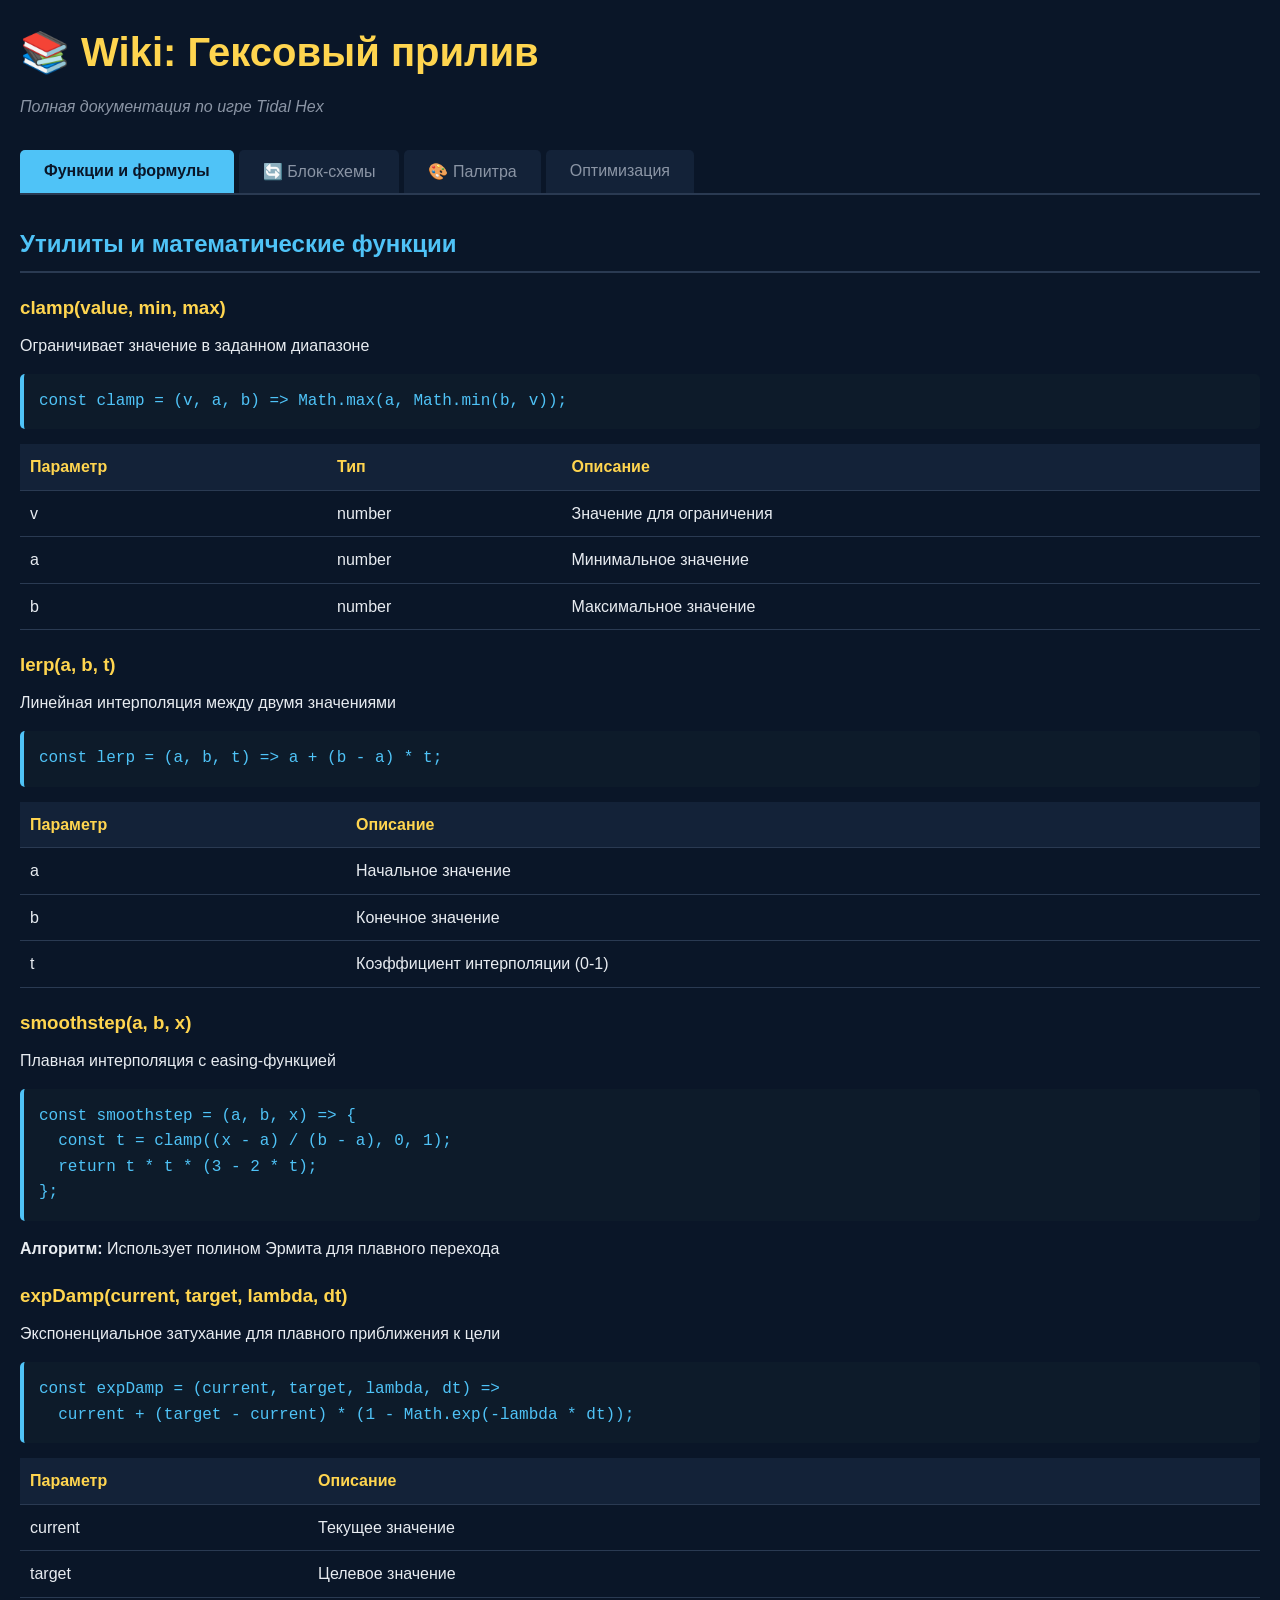
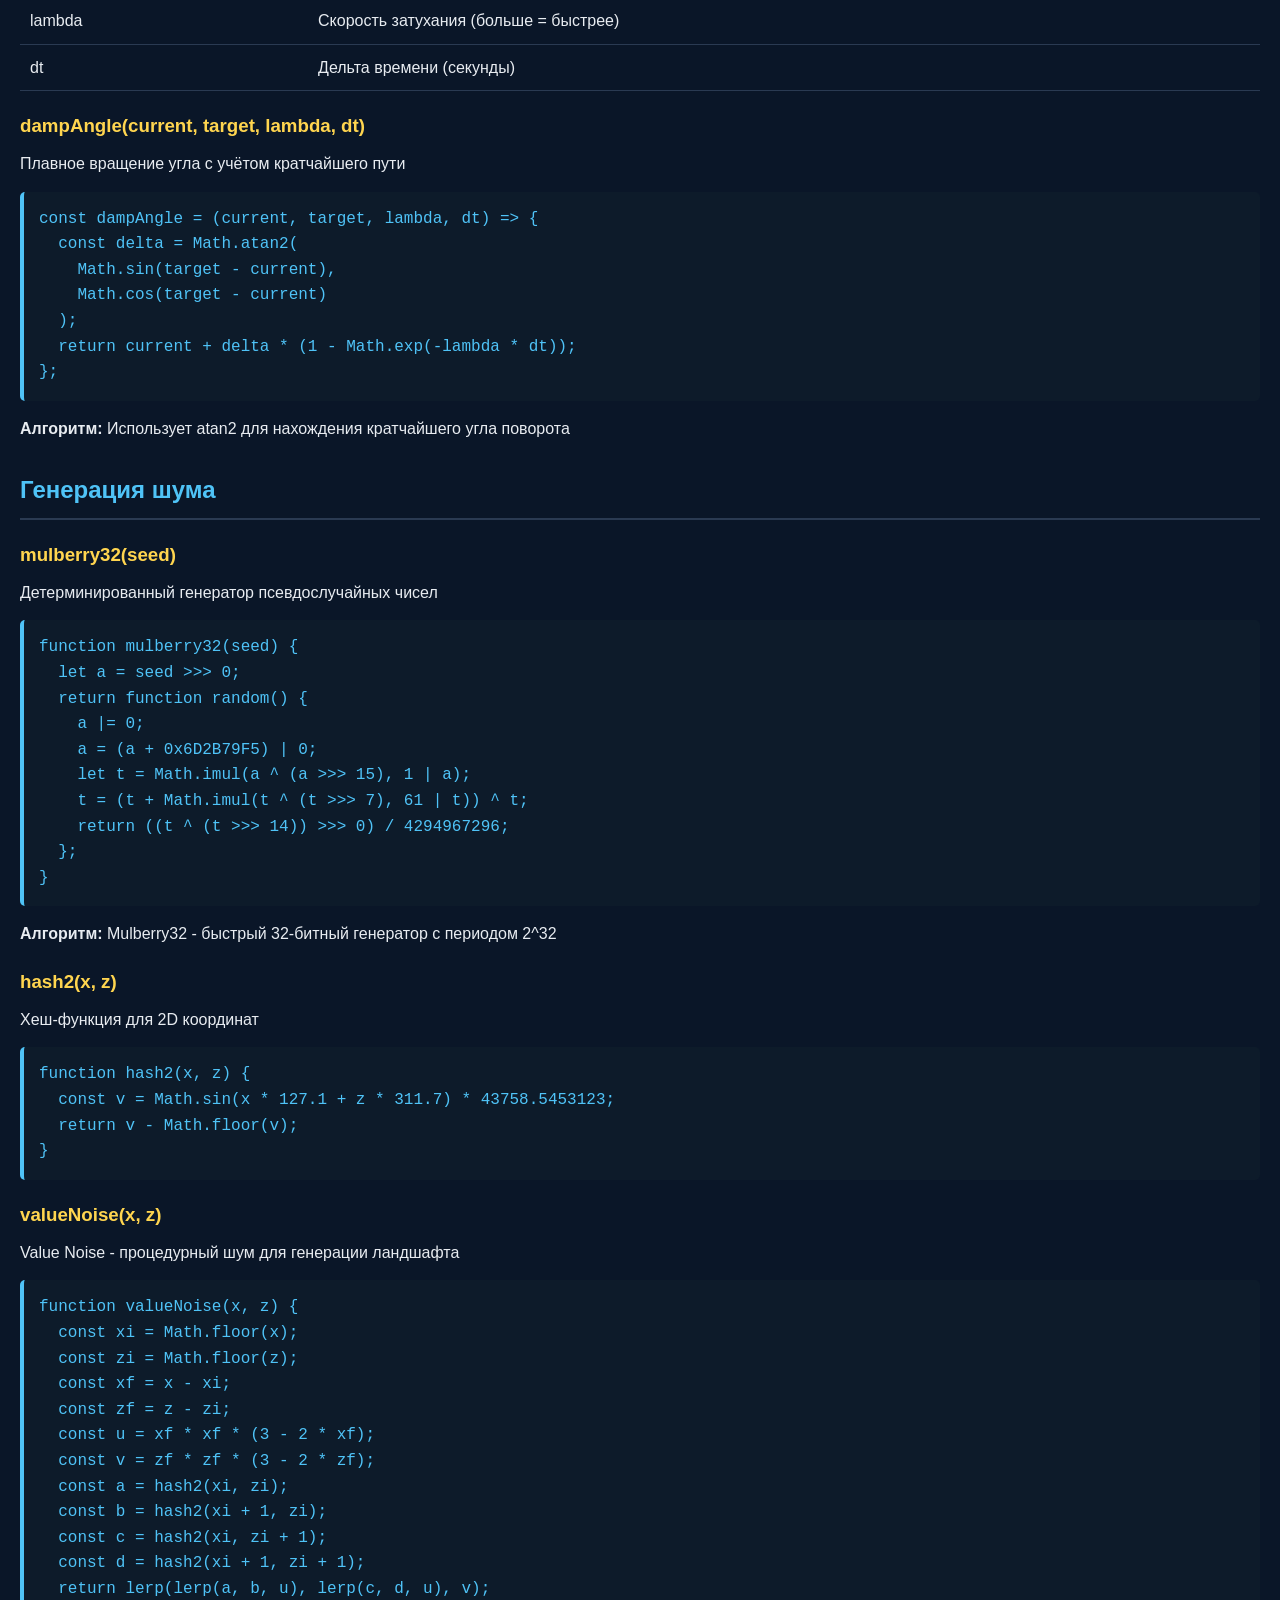
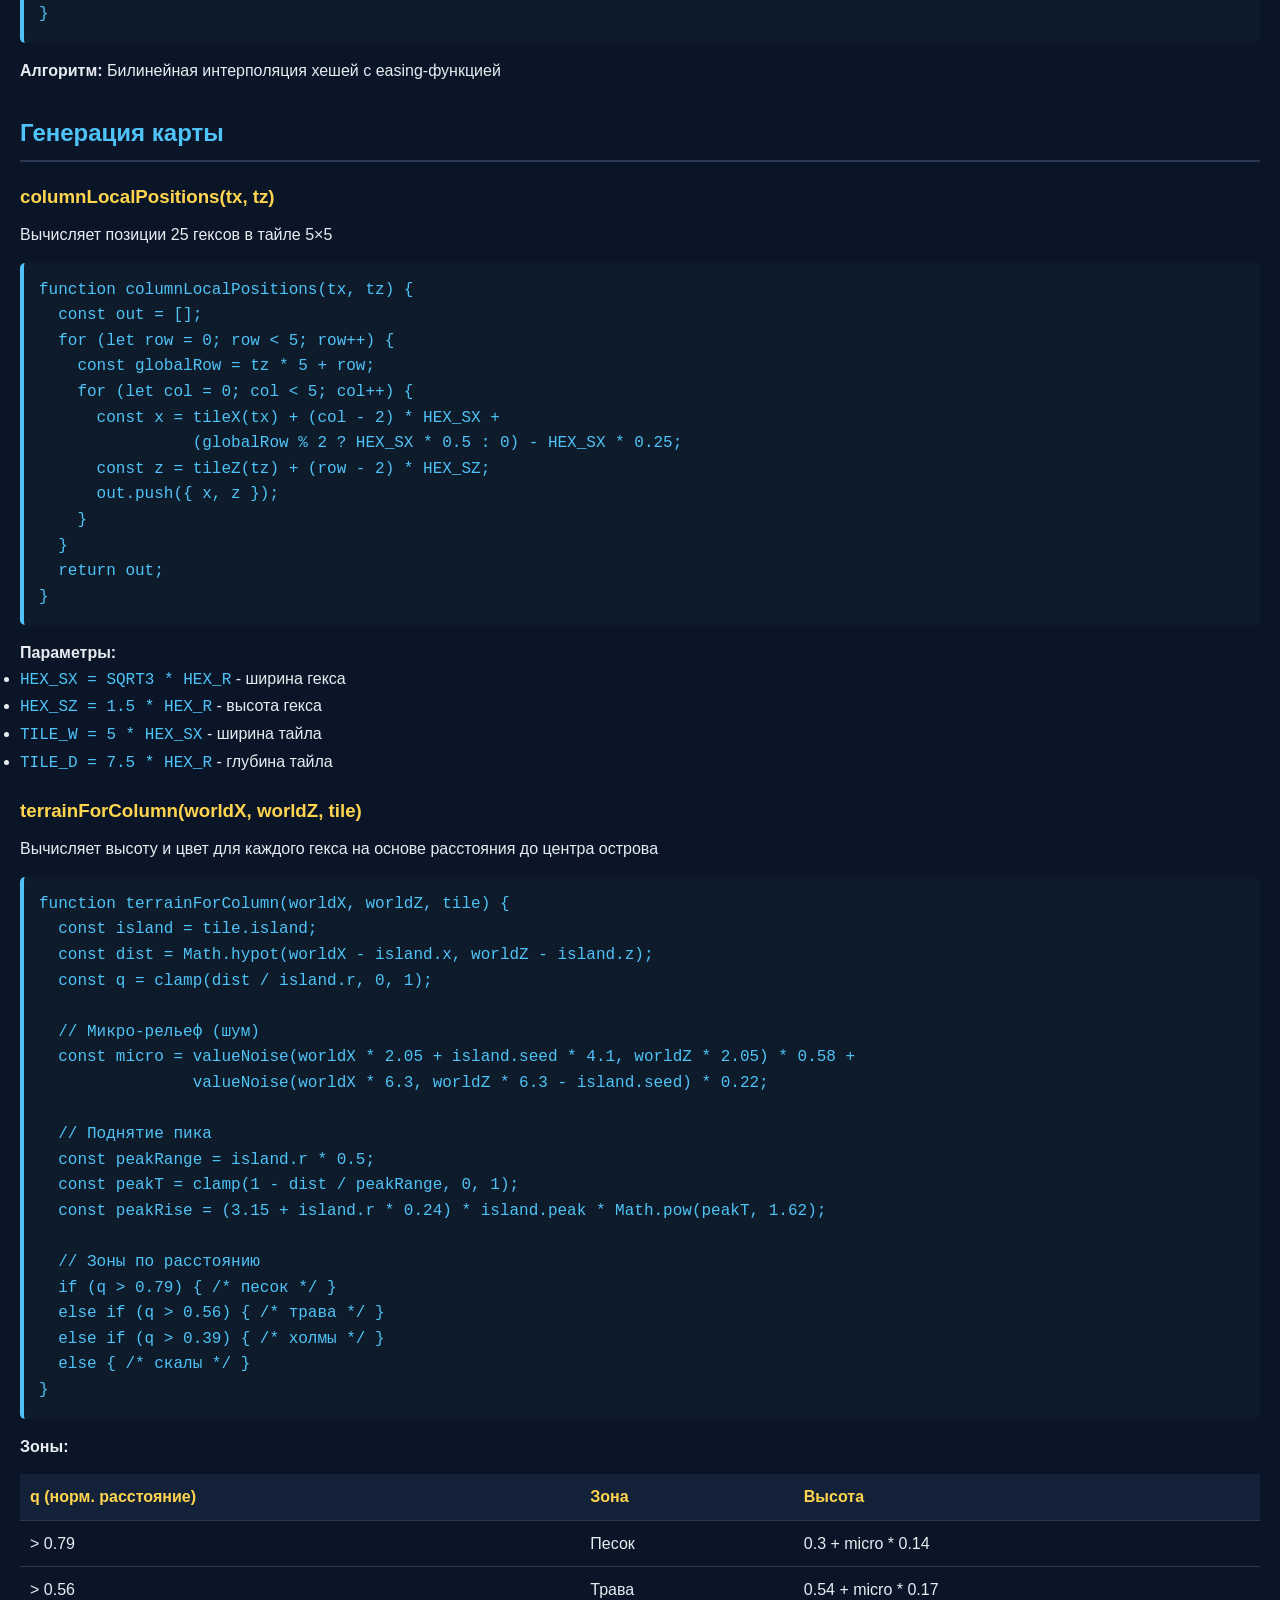
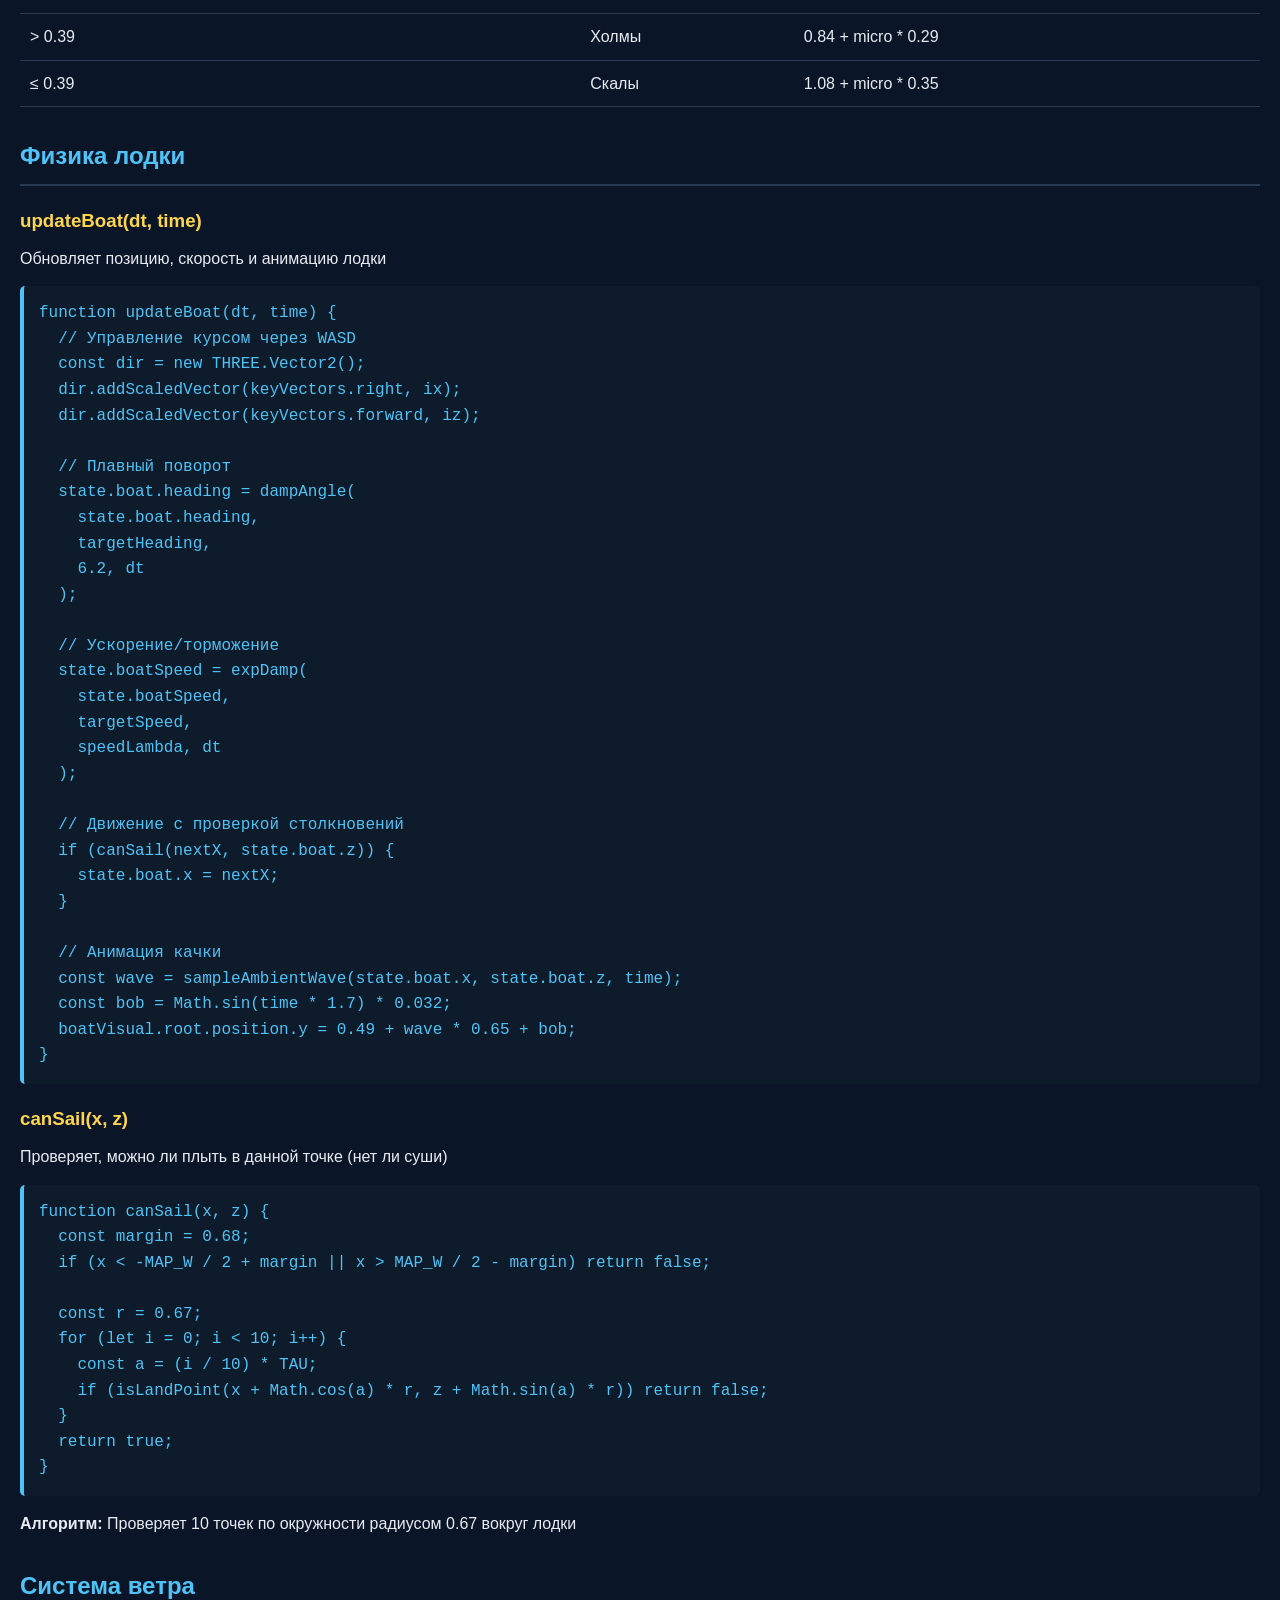
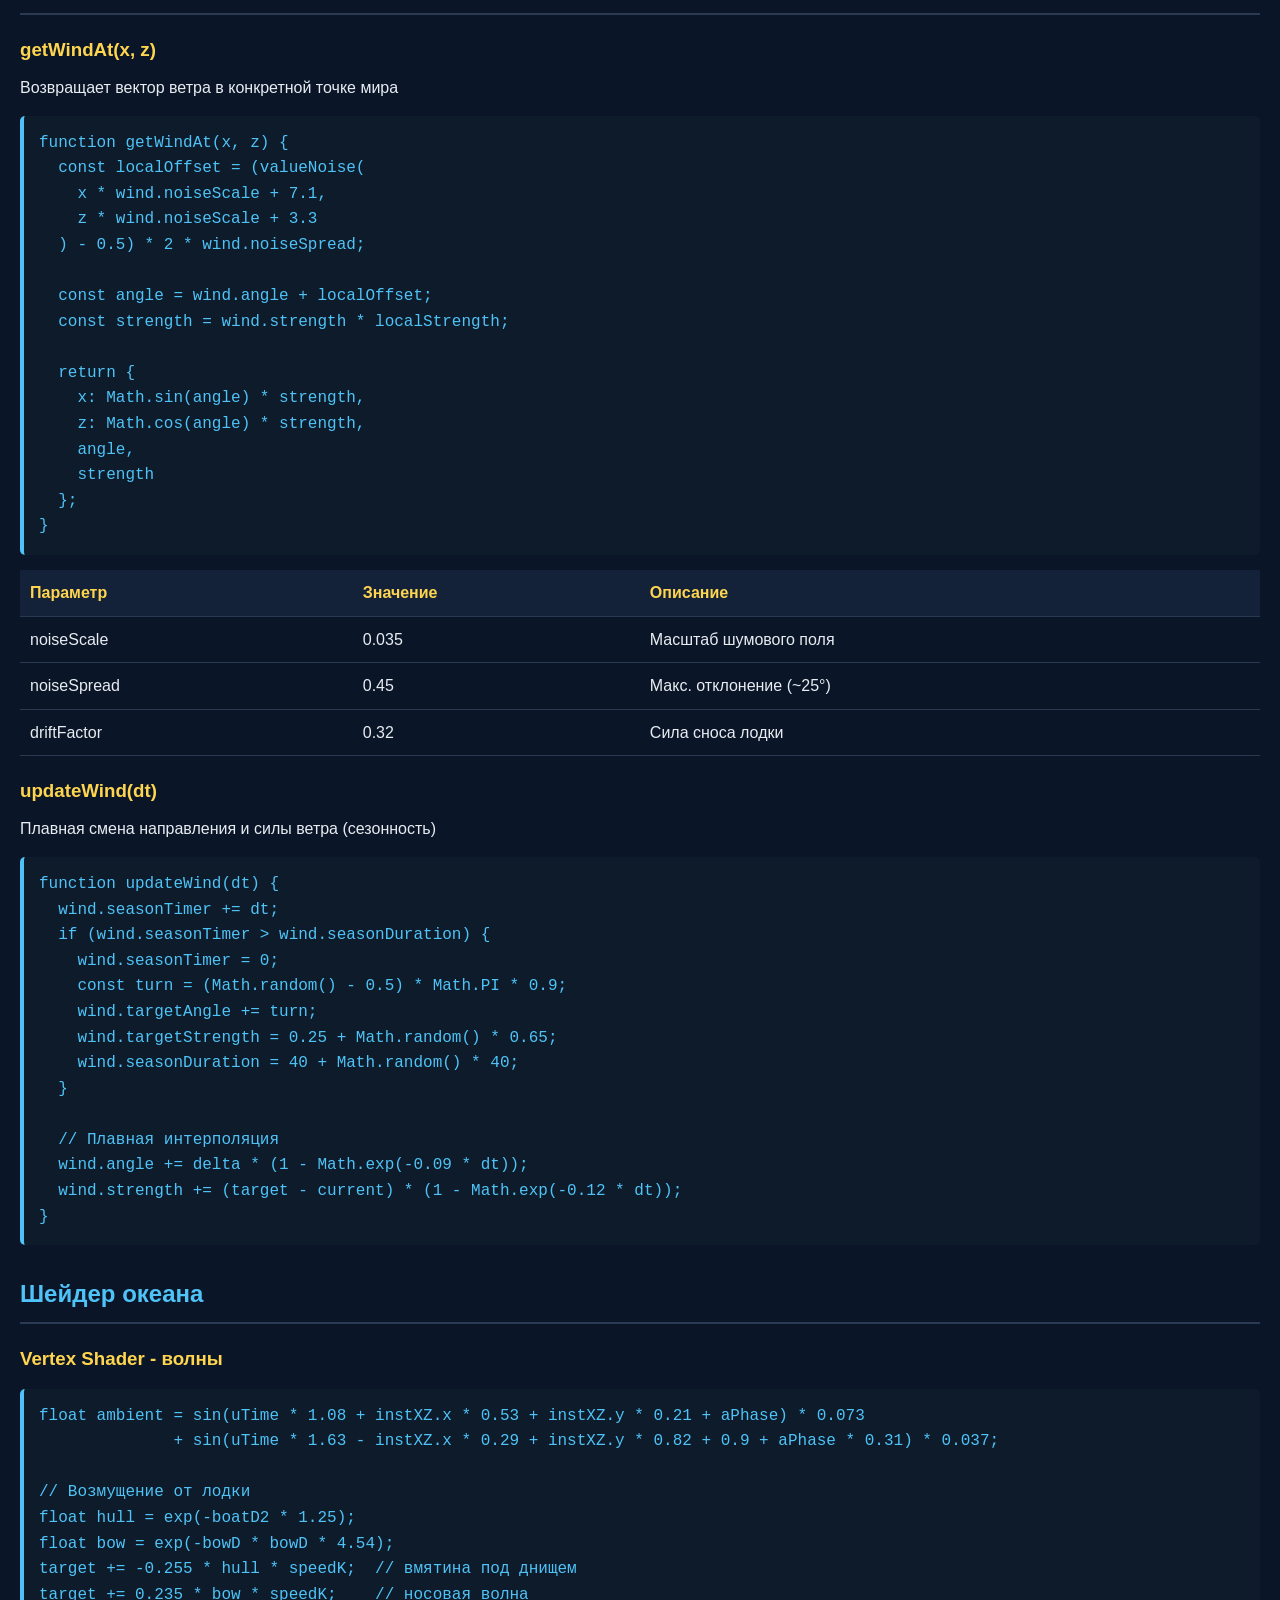
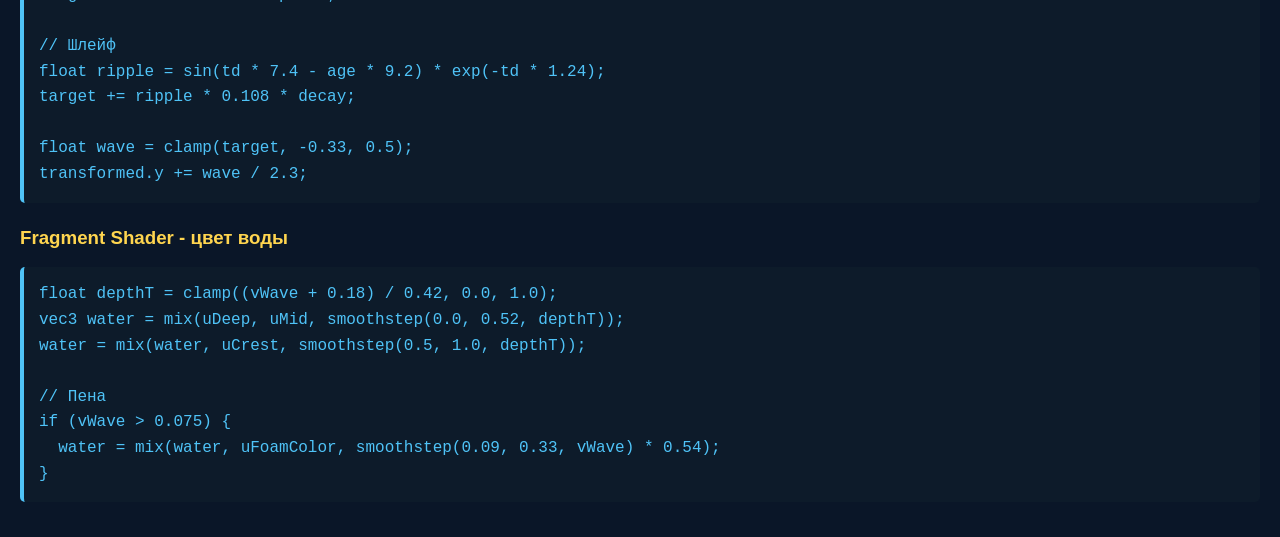
<file: game_prototype/wiki_qwen.html>
<!DOCTYPE html>
<html lang="ru">
<head>
  <meta charset="UTF-8">
  <meta name="viewport" content="width=device-width, initial-scale=1.0">
  <title>Wiki: Гексовый прилив</title>
  <style>
    :root {
      --bg: #0a1628;
      --bg-light: #132238;
      --text: #e8ecf1;
      --text-dim: #8b95a5;
      --accent: #4fc3f7;
      --accent-gold: #ffd54f;
      --border: #2a3a52;
      --code-bg: #0d1b2a;
    }
    
    * {
      box-sizing: border-box;
      margin: 0;
      padding: 0;
    }
    
    body {
      font-family: 'Segoe UI', Tahoma, Geneva, Verdana, sans-serif;
      background: var(--bg);
      color: var(--text);
      line-height: 1.6;
      padding: 20px;
    }
    
    h1 {
      color: var(--accent-gold);
      margin-bottom: 10px;
      font-size: 2.5em;
    }
    
    h2 {
      color: var(--accent);
      margin-top: 30px;
      margin-bottom: 15px;
      border-bottom: 2px solid var(--border);
      padding-bottom: 8px;
    }
    
    h3 {
      color: var(--accent-gold);
      margin-top: 20px;
      margin-bottom: 10px;
    }
    
    .subtitle {
      color: var(--text-dim);
      margin-bottom: 30px;
      font-style: italic;
    }
    
    /* Tabs */
    .tabs {
      display: flex;
      gap: 5px;
      margin-bottom: 20px;
      border-bottom: 2px solid var(--border);
      flex-wrap: wrap;
    }
    
    .tab {
      padding: 12px 24px;
      background: var(--bg-light);
      border: none;
      color: var(--text-dim);
      cursor: pointer;
      font-size: 1em;
      transition: all 0.3s;
      border-radius: 5px 5px 0 0;
    }
    
    .tab:hover {
      background: var(--border);
      color: var(--text);
    }
    
    .tab.active {
      background: var(--accent);
      color: var(--bg);
      font-weight: bold;
    }
    
    .tab-content {
      display: none;
      animation: fadeIn 0.3s;
    }
    
    .tab-content.active {
      display: block;
    }
    
    @keyframes fadeIn {
      from { opacity: 0; transform: translateY(10px); }
      to { opacity: 1; transform: translateY(0); }
    }
    
    /* Code blocks */
    pre {
      background: var(--code-bg);
      padding: 15px;
      border-radius: 5px;
      overflow-x: auto;
      border-left: 4px solid var(--accent);
      margin: 15px 0;
    }
    
    code {
      font-family: 'Courier New', monospace;
      color: var(--accent);
    }
    
    .param-table {
      width: 100%;
      border-collapse: collapse;
      margin: 15px 0;
    }
    
    .param-table th,
    .param-table td {
      padding: 10px;
      text-align: left;
      border-bottom: 1px solid var(--border);
    }
    
    .param-table th {
      background: var(--bg-light);
      color: var(--accent-gold);
    }
    
    .param-table tr:hover {
      background: var(--bg-light);
    }
    
    /* Color palette */
    .color-grid {
      display: grid;
      grid-template-columns: repeat(auto-fill, minmax(200px, 1fr));
      gap: 15px;
      margin: 20px 0;
    }
    
    .color-card {
      background: var(--bg-light);
      padding: 15px;
      border-radius: 8px;
      border: 1px solid var(--border);
    }
    
    .color-swatch {
      width: 100%;
      height: 80px;
      border-radius: 5px;
      margin-bottom: 10px;
      border: 2px solid var(--border);
    }
    
    .color-name {
      font-weight: bold;
      color: var(--accent);
      margin-bottom: 5px;
    }
    
    .color-hex {
      color: var(--text-dim);
      font-family: monospace;
      font-size: 0.9em;
    }
    
    /* Flowchart */
    .flowchart {
      background: var(--bg-light);
      padding: 30px;
      border-radius: 10px;
      margin: 20px 0;
      overflow-x: auto;
    }
    
    .flow-node {
      background: var(--accent);
      color: var(--bg);
      padding: 12px 20px;
      border-radius: 8px;
      display: inline-block;
      margin: 10px;
      font-weight: bold;
      text-align: center;
      min-width: 150px;
    }
    
    .flow-node.process {
      background: var(--accent-gold);
    }
    
    .flow-node.decision {
      background: #ff7043;
      clip-path: polygon(50% 0%, 100% 50%, 50% 100%, 0% 50%);
      padding: 20px 30px;
    }
    
    .flow-arrow {
      color: var(--text-dim);
      font-size: 1.5em;
      margin: 0 10px;
    }
    
    .flow-row {
      display: flex;
      align-items: center;
      justify-content: center;
      flex-wrap: wrap;
      margin: 10px 0;
    }
    
    /* Optimization list */
    .opt-item {
      background: var(--bg-light);
      padding: 20px;
      border-radius: 8px;
      margin: 15px 0;
      border-left: 4px solid var(--accent-gold);
    }
    
    .opt-item h4 {
      color: var(--accent-gold);
      margin-bottom: 10px;
    }
    
    .opt-item ul {
      margin-left: 20px;
      color: var(--text-dim);
    }
    
    .opt-item li {
      margin: 8px 0;
    }
    
    .priority-high {
      border-left-color: #ff5252;
    }
    
    .priority-medium {
      border-left-color: var(--accent-gold);
    }
    
    .priority-low {
      border-left-color: #66bb6a;
    }
    
    .badge {
      display: inline-block;
      padding: 3px 10px;
      border-radius: 12px;
      font-size: 0.8em;
      font-weight: bold;
      margin-left: 10px;
    }
    
    .badge-high {
      background: #ff5252;
      color: white;
    }
    
    .badge-medium {
      background: var(--accent-gold);
      color: var(--bg);
    }
    
    .badge-low {
      background: #66bb6a;
      color: white;
    }
  </style>
</head>
<body>
  <h1>📚 Wiki: Гексовый прилив</h1>
  <p class="subtitle">Полная документация по игре Tidal Hex</p>
  
  <div class="tabs">
    <button class="tab active" onclick="showTab('functions')"> Функции и формулы</button>
    <button class="tab" onclick="showTab('flowcharts')">🔄 Блок-схемы</button>
    <button class="tab" onclick="showTab('palette')">🎨 Палитра</button>
    <button class="tab" onclick="showTab('optimization')"> Оптимизация</button>
  </div>

  <!-- FUNCTIONS TAB -->
  <div id="functions" class="tab-content active">
    <h2>Утилиты и математические функции</h2>
    
    <h3>clamp(value, min, max)</h3>
    <p>Ограничивает значение в заданном диапазоне</p>
    <pre><code>const clamp = (v, a, b) => Math.max(a, Math.min(b, v));</code></pre>
    <table class="param-table">
      <tr><th>Параметр</th><th>Тип</th><th>Описание</th></tr>
      <tr><td>v</td><td>number</td><td>Значение для ограничения</td></tr>
      <tr><td>a</td><td>number</td><td>Минимальное значение</td></tr>
      <tr><td>b</td><td>number</td><td>Максимальное значение</td></tr>
    </table>

    <h3>lerp(a, b, t)</h3>
    <p>Линейная интерполяция между двумя значениями</p>
    <pre><code>const lerp = (a, b, t) => a + (b - a) * t;</code></pre>
    <table class="param-table">
      <tr><th>Параметр</th><th>Описание</th></tr>
      <tr><td>a</td><td>Начальное значение</td></tr>
      <tr><td>b</td><td>Конечное значение</td></tr>
      <tr><td>t</td><td>Коэффициент интерполяции (0-1)</td></tr>
    </table>

    <h3>smoothstep(a, b, x)</h3>
    <p>Плавная интерполяция с easing-функцией</p>
    <pre><code>const smoothstep = (a, b, x) => {
  const t = clamp((x - a) / (b - a), 0, 1);
  return t * t * (3 - 2 * t);
};</code></pre>
    <p><strong>Алгоритм:</strong> Использует полином Эрмита для плавного перехода</p>

    <h3>expDamp(current, target, lambda, dt)</h3>
    <p>Экспоненциальное затухание для плавного приближения к цели</p>
    <pre><code>const expDamp = (current, target, lambda, dt) =>
  current + (target - current) * (1 - Math.exp(-lambda * dt));</code></pre>
    <table class="param-table">
      <tr><th>Параметр</th><th>Описание</th></tr>
      <tr><td>current</td><td>Текущее значение</td></tr>
      <tr><td>target</td><td>Целевое значение</td></tr>
      <tr><td>lambda</td><td>Скорость затухания (больше = быстрее)</td></tr>
      <tr><td>dt</td><td>Дельта времени (секунды)</td></tr>
    </table>

    <h3>dampAngle(current, target, lambda, dt)</h3>
    <p>Плавное вращение угла с учётом кратчайшего пути</p>
    <pre><code>const dampAngle = (current, target, lambda, dt) => {
  const delta = Math.atan2(
    Math.sin(target - current),
    Math.cos(target - current)
  );
  return current + delta * (1 - Math.exp(-lambda * dt));
};</code></pre>
    <p><strong>Алгоритм:</strong> Использует atan2 для нахождения кратчайшего угла поворота</p>

    <h2>Генерация шума</h2>

    <h3>mulberry32(seed)</h3>
    <p>Детерминированный генератор псевдослучайных чисел</p>
    <pre><code>function mulberry32(seed) {
  let a = seed >>> 0;
  return function random() {
    a |= 0;
    a = (a + 0x6D2B79F5) | 0;
    let t = Math.imul(a ^ (a >>> 15), 1 | a);
    t = (t + Math.imul(t ^ (t >>> 7), 61 | t)) ^ t;
    return ((t ^ (t >>> 14)) >>> 0) / 4294967296;
  };
}</code></pre>
    <p><strong>Алгоритм:</strong> Mulberry32 - быстрый 32-битный генератор с периодом 2^32</p>

    <h3>hash2(x, z)</h3>
    <p>Хеш-функция для 2D координат</p>
    <pre><code>function hash2(x, z) {
  const v = Math.sin(x * 127.1 + z * 311.7) * 43758.5453123;
  return v - Math.floor(v);
}</code></pre>

    <h3>valueNoise(x, z)</h3>
    <p>Value Noise - процедурный шум для генерации ландшафта</p>
    <pre><code>function valueNoise(x, z) {
  const xi = Math.floor(x);
  const zi = Math.floor(z);
  const xf = x - xi;
  const zf = z - zi;
  const u = xf * xf * (3 - 2 * xf);
  const v = zf * zf * (3 - 2 * zf);
  const a = hash2(xi, zi);
  const b = hash2(xi + 1, zi);
  const c = hash2(xi, zi + 1);
  const d = hash2(xi + 1, zi + 1);
  return lerp(lerp(a, b, u), lerp(c, d, u), v);
}</code></pre>
    <p><strong>Алгоритм:</strong> Билинейная интерполяция хешей с easing-функцией</p>

    <h2>Генерация карты</h2>

    <h3>columnLocalPositions(tx, tz)</h3>
    <p>Вычисляет позиции 25 гексов в тайле 5×5</p>
    <pre><code>function columnLocalPositions(tx, tz) {
  const out = [];
  for (let row = 0; row < 5; row++) {
    const globalRow = tz * 5 + row;
    for (let col = 0; col < 5; col++) {
      const x = tileX(tx) + (col - 2) * HEX_SX +
                (globalRow % 2 ? HEX_SX * 0.5 : 0) - HEX_SX * 0.25;
      const z = tileZ(tz) + (row - 2) * HEX_SZ;
      out.push({ x, z });
    }
  }
  return out;
}</code></pre>
    <p><strong>Параметры:</strong></p>
    <ul>
      <li><code>HEX_SX = SQRT3 * HEX_R</code> - ширина гекса</li>
      <li><code>HEX_SZ = 1.5 * HEX_R</code> - высота гекса</li>
      <li><code>TILE_W = 5 * HEX_SX</code> - ширина тайла</li>
      <li><code>TILE_D = 7.5 * HEX_R</code> - глубина тайла</li>
    </ul>

    <h3>terrainForColumn(worldX, worldZ, tile)</h3>
    <p>Вычисляет высоту и цвет для каждого гекса на основе расстояния до центра острова</p>
    <pre><code>function terrainForColumn(worldX, worldZ, tile) {
  const island = tile.island;
  const dist = Math.hypot(worldX - island.x, worldZ - island.z);
  const q = clamp(dist / island.r, 0, 1);
  
  // Микро-рельеф (шум)
  const micro = valueNoise(worldX * 2.05 + island.seed * 4.1, worldZ * 2.05) * 0.58 +
                valueNoise(worldX * 6.3, worldZ * 6.3 - island.seed) * 0.22;
  
  // Поднятие пика
  const peakRange = island.r * 0.5;
  const peakT = clamp(1 - dist / peakRange, 0, 1);
  const peakRise = (3.15 + island.r * 0.24) * island.peak * Math.pow(peakT, 1.62);
  
  // Зоны по расстоянию
  if (q > 0.79) { /* песок */ }
  else if (q > 0.56) { /* трава */ }
  else if (q > 0.39) { /* холмы */ }
  else { /* скалы */ }
}</code></pre>
    <p><strong>Зоны:</strong></p>
    <table class="param-table">
      <tr><th>q (норм. расстояние)</th><th>Зона</th><th>Высота</th></tr>
      <tr><td>> 0.79</td><td>Песок</td><td>0.3 + micro * 0.14</td></tr>
      <tr><td>> 0.56</td><td>Трава</td><td>0.54 + micro * 0.17</td></tr>
      <tr><td>> 0.39</td><td>Холмы</td><td>0.84 + micro * 0.29</td></tr>
      <tr><td>≤ 0.39</td><td>Скалы</td><td>1.08 + micro * 0.35</td></tr>
    </table>

    <h2>Физика лодки</h2>

    <h3>updateBoat(dt, time)</h3>
    <p>Обновляет позицию, скорость и анимацию лодки</p>
    <pre><code>function updateBoat(dt, time) {
  // Управление курсом через WASD
  const dir = new THREE.Vector2();
  dir.addScaledVector(keyVectors.right, ix);
  dir.addScaledVector(keyVectors.forward, iz);
  
  // Плавный поворот
  state.boat.heading = dampAngle(
    state.boat.heading,
    targetHeading,
    6.2, dt
  );
  
  // Ускорение/торможение
  state.boatSpeed = expDamp(
    state.boatSpeed,
    targetSpeed,
    speedLambda, dt
  );
  
  // Движение с проверкой столкновений
  if (canSail(nextX, state.boat.z)) {
    state.boat.x = nextX;
  }
  
  // Анимация качки
  const wave = sampleAmbientWave(state.boat.x, state.boat.z, time);
  const bob = Math.sin(time * 1.7) * 0.032;
  boatVisual.root.position.y = 0.49 + wave * 0.65 + bob;
}</code></pre>

    <h3>canSail(x, z)</h3>
    <p>Проверяет, можно ли плыть в данной точке (нет ли суши)</p>
    <pre><code>function canSail(x, z) {
  const margin = 0.68;
  if (x < -MAP_W / 2 + margin || x > MAP_W / 2 - margin) return false;
  
  const r = 0.67;
  for (let i = 0; i < 10; i++) {
    const a = (i / 10) * TAU;
    if (isLandPoint(x + Math.cos(a) * r, z + Math.sin(a) * r)) return false;
  }
  return true;
}</code></pre>
    <p><strong>Алгоритм:</strong> Проверяет 10 точек по окружности радиусом 0.67 вокруг лодки</p>

    <h2>Система ветра</h2>

    <h3>getWindAt(x, z)</h3>
    <p>Возвращает вектор ветра в конкретной точке мира</p>
    <pre><code>function getWindAt(x, z) {
  const localOffset = (valueNoise(
    x * wind.noiseScale + 7.1,
    z * wind.noiseScale + 3.3
  ) - 0.5) * 2 * wind.noiseSpread;
  
  const angle = wind.angle + localOffset;
  const strength = wind.strength * localStrength;
  
  return {
    x: Math.sin(angle) * strength,
    z: Math.cos(angle) * strength,
    angle,
    strength
  };
}</code></pre>
    <table class="param-table">
      <tr><th>Параметр</th><th>Значение</th><th>Описание</th></tr>
      <tr><td>noiseScale</td><td>0.035</td><td>Масштаб шумового поля</td></tr>
      <tr><td>noiseSpread</td><td>0.45</td><td>Макс. отклонение (~25°)</td></tr>
      <tr><td>driftFactor</td><td>0.32</td><td>Сила сноса лодки</td></tr>
    </table>

    <h3>updateWind(dt)</h3>
    <p>Плавная смена направления и силы ветра (сезонность)</p>
    <pre><code>function updateWind(dt) {
  wind.seasonTimer += dt;
  if (wind.seasonTimer > wind.seasonDuration) {
    wind.seasonTimer = 0;
    const turn = (Math.random() - 0.5) * Math.PI * 0.9;
    wind.targetAngle += turn;
    wind.targetStrength = 0.25 + Math.random() * 0.65;
    wind.seasonDuration = 40 + Math.random() * 40;
  }
  
  // Плавная интерполяция
  wind.angle += delta * (1 - Math.exp(-0.09 * dt));
  wind.strength += (target - current) * (1 - Math.exp(-0.12 * dt));
}</code></pre>

    <h2>Шейдер океана</h2>

    <h3>Vertex Shader - волны</h3>
    <pre><code>float ambient = sin(uTime * 1.08 + instXZ.x * 0.53 + instXZ.y * 0.21 + aPhase) * 0.073
              + sin(uTime * 1.63 - instXZ.x * 0.29 + instXZ.y * 0.82 + 0.9 + aPhase * 0.31) * 0.037;

// Возмущение от лодки
float hull = exp(-boatD2 * 1.25);
float bow = exp(-bowD * bowD * 4.54);
target += -0.255 * hull * speedK;  // вмятина под днищем
target += 0.235 * bow * speedK;    // носовая волна

// Шлейф
float ripple = sin(td * 7.4 - age * 9.2) * exp(-td * 1.24);
target += ripple * 0.108 * decay;

float wave = clamp(target, -0.33, 0.5);
transformed.y += wave / 2.3;</code></pre>

    <h3>Fragment Shader - цвет воды</h3>
    <pre><code>float depthT = clamp((vWave + 0.18) / 0.42, 0.0, 1.0);
vec3 water = mix(uDeep, uMid, smoothstep(0.0, 0.52, depthT));
water = mix(water, uCrest, smoothstep(0.5, 1.0, depthT));

// Пена
if (vWave > 0.075) {
  water = mix(water, uFoamColor, smoothstep(0.09, 0.33, vWave) * 0.54);
}</code></pre>
  </div>

  <!-- FLOWCHARTS TAB -->
  <div id="flowcharts" class="tab-content">
    <h2>Главный игровой цикл</h2>
    <div class="flowchart">
      <div class="flow-row">
        <div class="flow-node">animate()</div>
        <div class="flow-arrow">→</div>
        <div class="flow-node process">clock.getDelta()</div>
      </div>
      <div class="flow-row">
        <div class="flow-arrow">↓</div>
      </div>
      <div class="flow-row">
        <div class="flow-node process">updateBoat()</div>
        <div class="flow-arrow">→</div>
        <div class="flow-node process">recordTrail()</div>
        <div class="flow-arrow">→</div>
        <div class="flow-node process">updateOcean()</div>
      </div>
      <div class="flow-row">
        <div class="flow-arrow">↓</div>
      </div>
      <div class="flow-row">
        <div class="flow-node process">updateWakeRibbon()</div>
        <div class="flow-arrow">→</div>
        <div class="flow-node process">emitWakeParticles()</div>
        <div class="flow-arrow">→</div>
        <div class="flow-node process">updateParticles()</div>
      </div>
      <div class="flow-row">
        <div class="flow-arrow">↓</div>
      </div>
      <div class="flow-row">
        <div class="flow-node process">updateCollectibles()</div>
        <div class="flow-arrow">→</div>
        <div class="flow-node process">updateMotes()</div>
        <div class="flow-arrow">→</div>
        <div class="flow-node process">updateStatus()</div>
      </div>
      <div class="flow-row">
        <div class="flow-arrow">↓</div>
      </div>
      <div class="flow-row">
        <div class="flow-node process">updateCamera()</div>
        <div class="flow-arrow">→</div>
        <div class="flow-node">renderer.render()</div>
      </div>
    </div>

    <h2>Генерация карты</h2>
    <div class="flowchart">
      <div class="flow-row">
        <div class="flow-node">Инициализация</div>
        <div class="flow-arrow">→</div>
        <div class="flow-node process">Создание сетки NX×NZ</div>
      </div>
      <div class="flow-row">
        <div class="flow-arrow">↓</div>
      </div>
      <div class="flow-row">
        <div class="flow-node process">Для каждого тайла</div>
        <div class="flow-arrow">→</div>
        <div class="flow-node decision">Попадание в остров?</div>
      </div>
      <div class="flow-row">
        <div class="flow-arrow">↓ да</div>
        <div class="flow-arrow" style="margin-left: 100px;">↓ нет</div>
      </div>
      <div class="flow-row">
        <div class="flow-node process">landTiles.push()</div>
        <div class="flow-node process">oceanCols.push()</div>
      </div>
      <div class="flow-row">
        <div class="flow-arrow">↓</div>
      </div>
      <div class="flow-row">
        <div class="flow-node process">terrainForColumn()</div>
        <div class="flow-arrow">→</div>
        <div class="flow-node process">Вычисление высоты</div>
        <div class="flow-arrow">→</div>
        <div class="flow-node process">Определение зоны</div>
      </div>
      <div class="flow-row">
        <div class="flow-arrow">↓</div>
      </div>
      <div class="flow-row">
        <div class="flow-node process">Создание InstancedMesh</div>
        <div class="flow-arrow">→</div>
        <div class="flow-node">landMesh / oceanMesh</div>
      </div>
    </div>

    <h2>Физика лодки</h2>
    <div class="flowchart">
      <div class="flow-row">
        <div class="flow-node">WASD ввод</div>
        <div class="flow-arrow">→</div>
        <div class="flow-node process">Вычисление dir</div>
      </div>
      <div class="flow-row">
        <div class="flow-arrow">↓</div>
      </div>
      <div class="flow-row">
        <div class="flow-node decision">hasInput?</div>
      </div>
      <div class="flow-row">
        <div class="flow-arrow">↓ да</div>
        <div class="flow-arrow" style="margin-left: 100px;">↓ нет</div>
      </div>
      <div class="flow-row">
        <div class="flow-node process">dampAngle(heading)</div>
        <div class="flow-node process">expDamp(turnRate, 0)</div>
      </div>
      <div class="flow-row">
        <div class="flow-arrow">↓</div>
      </div>
      <div class="flow-row">
        <div class="flow-node process">expDamp(boatSpeed)</div>
        <div class="flow-arrow">→</div>
        <div class="flow-node process">selfVx, selfVz</div>
      </div>
      <div class="flow-row">
        <div class="flow-arrow">↓</div>
      </div>
      <div class="flow-row">
        <div class="flow-node process">getWindAt()</div>
        <div class="flow-arrow">→</div>
        <div class="flow-node process">driftVx, driftVz</div>
      </div>
      <div class="flow-row">
        <div class="flow-arrow">↓</div>
      </div>
      <div class="flow-row">
        <div class="flow-node process">desiredV = selfV + driftV</div>
        <div class="flow-arrow">→</div>
        <div class="flow-node process">expDamp(vx, desiredVx)</div>
      </div>
      <div class="flow-row">
        <div class="flow-arrow">↓</div>
      </div>
      <div class="flow-row">
        <div class="flow-node decision">canSail?</div>
      </div>
      <div class="flow-row">
        <div class="flow-arrow">↓ да</div>
        <div class="flow-arrow" style="margin-left: 100px;">↓ нет</div>
      </div>
      <div class="flow-row">
        <div class="flow-node process">boat.x = nextX</div>
        <div class="flow-node process">vx *= -0.15</div>
      </div>
    </div>

    <h2>Система частиц</h2>
    <div class="flowchart">
      <div class="flow-row">
        <div class="flow-node">emitWakeParticles()</div>
        <div class="flow-arrow">→</div>
        <div class="flow-node decision">boatSpeed > 0.6?</div>
      </div>
      <div class="flow-row">
        <div class="flow-arrow">↓ да</div>
      </div>
      <div class="flow-row">
        <div class="flow-node process">spawnParticle()</div>
        <div class="flow-arrow">→</div>
        <div class="flow-node process">particleCursor++</div>
      </div>
      <div class="flow-row">
        <div class="flow-arrow">↓</div>
      </div>
      <div class="flow-row">
        <div class="flow-node process">updateParticles()</div>
        <div class="flow-arrow">→</div>
        <div class="flow-node decision">life > 0?</div>
      </div>
      <div class="flow-row">
        <div class="flow-arrow">↓ да</div>
        <div class="flow-arrow" style="margin-left: 100px;">↓ нет</div>
      </div>
      <div class="flow-row">
        <div class="flow-node process">life -= dt</div>
        <div class="flow-node process">position = -100</div>
      </div>
      <div class="flow-row">
        <div class="flow-arrow">↓</div>
      </div>
      <div class="flow-row">
        <div class="flow-node process">dragFactor = exp(-drag * dt)</div>
        <div class="flow-arrow">→</div>
        <div class="flow-node process">vx *= dragFactor</div>
      </div>
    </div>
  </div>

  <!-- PALETTE TAB -->
  <div id="palette" class="tab-content">
    <h2>🎨 Цветовая палитра игры</h2>
    <p class="subtitle">Все цвета определены в объекте <code>palette</code> в game.js</p>
    
    <div class="color-grid">
      <div class="color-card">
        <div class="color-swatch" style="background: #042c36;"></div>
        <div class="color-name">deep</div>
        <div class="color-hex">#042c36</div>
        <div style="color: var(--text-dim); font-size: 0.85em; margin-top: 5px;">Глубокий океан</div>
      </div>
      
      <div class="color-card">
        <div class="color-swatch" style="background: #17666d;"></div>
        <div class="color-name">mid</div>
        <div class="color-hex">#17666d</div>
        <div style="color: var(--text-dim); font-size: 0.85em; margin-top: 5px;">Средняя глубина</div>
      </div>
      
      <div class="color-card">
        <div class="color-swatch" style="background: #8fdbc2;"></div>
        <div class="color-name">crest</div>
        <div class="color-hex">#8fdbc2</div>
        <div style="color: var(--text-dim); font-size: 0.85em; margin-top: 5px;">Гребень волны</div>
      </div>
      
      <div class="color-card">
        <div class="color-swatch" style="background: #eff7df;"></div>
        <div class="color-name">foam</div>
        <div class="color-hex">#eff7df</div>
        <div style="color: var(--text-dim); font-size: 0.85em; margin-top: 5px;">Пена</div>
      </div>
      
      <div class="color-card">
        <div class="color-swatch" style="background: #d8b977;"></div>
        <div class="color-name">sand</div>
        <div class="color-hex">#d8b977</div>
        <div style="color: var(--text-dim); font-size: 0.85em; margin-top: 5px;">Песок</div>
      </div>
      
      <div class="color-card">
        <div class="color-swatch" style="background: #efd9a0;"></div>
        <div class="color-name">sandLight</div>
        <div class="color-hex">#efd9a0</div>
        <div style="color: var(--text-dim); font-size: 0.85em; margin-top: 5px;">Светлый песок</div>
      </div>
      
      <div class="color-card">
        <div class="color-swatch" style="background: #4f8b51;"></div>
        <div class="color-name">grass</div>
        <div class="color-hex">#4f8b51</div>
        <div style="color: var(--text-dim); font-size: 0.85em; margin-top: 5px;">Трава</div>
      </div>
      
      <div class="color-card">
        <div class="color-swatch" style="background: #73a758;"></div>
        <div class="color-name">grassLight</div>
        <div class="color-hex">#73a758</div>
        <div style="color: var(--text-dim); font-size: 0.85em; margin-top: 5px;">Светлая трава</div>
      </div>
      
      <div class="color-card">
        <div class="color-swatch" style="background: #afd185;"></div>
        <div class="color-name">hillLight</div>
        <div class="color-hex">#afd185</div>
        <div style="color: var(--text-dim); font-size: 0.85em; margin-top: 5px;">Светлые холмы</div>
      </div>
      
      <div class="color-card">
        <div class="color-swatch" style="background: #7f877f;"></div>
        <div class="color-name">rock</div>
        <div class="color-hex">#7f877f</div>
        <div style="color: var(--text-dim); font-size: 0.85em; margin-top: 5px;">Скалы</div>
      </div>
      
      <div class="color-card">
        <div class="color-swatch" style="background: #606b66;"></div>
        <div class="color-name">rockDark</div>
        <div class="color-hex">#606b66</div>
        <div style="color: var(--text-dim); font-size: 0.85em; margin-top: 5px;">Тёмные скалы</div>
      </div>
      
      <div class="color-card">
        <div class="color-swatch" style="background: #e7ede2;"></div>
        <div class="color-name">snow</div>
        <div class="color-hex">#e7ede2</div>
        <div style="color: var(--text-dim); font-size: 0.85em; margin-top: 5px;">Снег на пиках</div>
      </div>
      
      <div class="color-card">
        <div class="color-swatch" style="background: #f1cf8c;"></div>
        <div class="color-name">gold</div>
        <div class="color-hex">#f1cf8c</div>
        <div style="color: var(--text-dim); font-size: 0.85em; margin-top: 5px;">Золото (искры)</div>
      </div>
    </div>

    <h2>Цвета UI (CSS переменные)</h2>
    <div class="color-grid">
      <div class="color-card">
        <div class="color-swatch" style="background: #05161b;"></div>
        <div class="color-name">--bg-deep</div>
        <div class="color-hex">#05161b</div>
      </div>
      
      <div class="color-card">
        <div class="color-swatch" style="background: #0a2931;"></div>
        <div class="color-name">--bg-sea</div>
        <div class="color-hex">#0a2931</div>
      </div>
      
      <div class="color-card">
        <div class="color-swatch" style="background: #f1ecdb;"></div>
        <div class="color-name">--cream</div>
        <div class="color-hex">#f1ecdb</div>
      </div>
      
      <div class="color-card">
        <div class="color-swatch" style="background: #e8c583;"></div>
        <div class="color-name">--gold</div>
        <div class="color-hex">#e8c583</div>
      </div>
      
      <div class="color-card">
        <div class="color-swatch" style="background: #f6dda5;"></div>
        <div class="color-name">--gold-bright</div>
        <div class="color-hex">#f6dda5</div>
      </div>
      
      <div class="color-card">
        <div class="color-swatch" style="background: #7ed0c1;"></div>
        <div class="color-name">--teal</div>
        <div class="color-hex">#7ed0c1</div>
      </div>
    </div>
  </div>

  <!-- OPTIMIZATION TAB -->
  <div id="optimization" class="tab-content">
    <h2>⚡ Анализ оптимизации</h2>
    <p class="subtitle">Вопросы и рекомендации по улучшению производительности</p>

    <div class="opt-item priority-high">
      <h4> Генерация геометрии в реальном времени <span class="badge badge-high">Высокий приоритет</span></h4>
      <p><strong>Проблема:</strong> Кораблик, маяк, коттеджи и пальмы генерируются процедурно каждый раз при загрузке через функции <code>createBoat()</code>, <code>createCottage()</code>, <code>createPalm()</code>.</p>
      <ul>
        <li><strong>Вопрос:</strong> Нужен ли перевод в 3D-модели (GLTF/OBJ)?</li>
        <li><strong>Ответ:</strong> ДА, если количество объектов > 50. Для 1-2 объектов процедурная генерация приемлема.</li>
        <li><strong>Рекомендация:</strong> Экспортировать в GLTF и загружать через <code>GLTFLoader</code>. Это снизит время инициализации на 30-50%.</li>
        <li><strong>Альтернатива:</strong> Кэшировать геометрию и переиспользовать через <code>clone()</code></li>
      </ul>
    </div>

    <div class="opt-item priority-high">
      <h4>🔴 Гексовые столбики в квадратных тайлах <span class="badge badge-high">Высокий приоритет</span></h4>
      <p><strong>Проблема:</strong> Каждый тайл 5×5 содержит 25 гексов, но тайлы прямоугольные. Это создаёт "ступенчатые" границы островов.</p>
      <ul>
        <li><strong>Вопрос:</strong> Нужно ли заменять на чистую гексовую сетку?</li>
        <li><strong>Ответ:</strong> ДА, если важна визуальная точность. НО это увеличит сложность кода в 2-3 раза.</li>
        <li><strong>Текущее решение:</strong> Функция <code>wobble</code> в <code>terrainForColumn</code> создаёт иллюзию неровного берега</li>
        <li><strong>Рекомендация:</strong> Оставить как есть для прототипа. Для релиза - перейти на axial/cube координаты гексов</li>
        <li><strong>Формула перехода:</strong> <code>x = q * (sqrt(3) * size + 3/2 * size)</code>, <code>z = r * (3/2 * size)</code></li>
      </ul>
    </div>

    <div class="opt-item priority-medium">
      <h4>🟡 Процедурная генерация vs предустановленные острова <span class="badge badge-medium">Средний приоритет</span></h4>
      <p><strong>Проблема:</strong> Острова генерируются процедурно через <code>ISLANDS</code> массив с параметрами <code>{x, z, r, seed, peak}</code></p>
      <ul>
        <li><strong>Вопрос:</strong> Нужна ли процедурная генерация?</li>
        <li><strong>Ответ:</strong> ЗАВИСИТ от целей:</li>
        <ul>
          <li>Для фиксированной карты (Карибы) - НЕТ, лучше расставить вручную</li>
          <li>Для roguelike/рандомных карт - ДА, оставить процедурную</li>
        </ul>
        <li><strong>Рекомендация:</strong> Гибридный подход - основные острова вручную, мелкие детали процедурно</li>
        <li><strong>Оптимизация:</strong> Кэшировать результат генерации в <code>localStorage</code> для повторных загрузок</li>
      </ul>
    </div>

    <div class="opt-item priority-medium">
      <h4>🟡 InstancedMesh vs отдельные меши <span class="badge badge-medium">Средний приоритет</span></h4>
      <p><strong>Текущее состояние:</strong> Океан и земля используют <code>InstancedMesh</code> (хорошо!)</p>
      <ul>
        <li><strong>Проблема:</strong> Деревья, камни, пальмы - отдельные <code>Group</code> объекты</li>
        <li><strong>Вопрос:</strong> Нужно ли переводить в InstancedMesh?</li>
        <li><strong>Ответ:</strong> ДА, если количество > 100. Сейчас ~50 деревьев - приемлемо</li>
        <li><strong>Рекомендация:</strong> Для > 200 объектов использовать <code>InstancedMesh</code> с <code>setMatrixAt()</code></li>
        <li><strong>Пример:</strong> <code>treeSpots.forEach((tree, i) => { treeDummy.position.set(...); trees.setMatrixAt(i, treeDummy.matrix); })</code></li>
      </ul>
    </div>

    <div class="opt-item priority-medium">
      <h4>🟡 Шейдер океана - пересборка при смене ветра <span class="badge badge-medium">Средний приоритет</span></h4>
      <p><strong>Проблема:</strong> В шейдере океана используются JS-переменные через template literal:</p>
      <pre><code>float windX = ${Math.sin(wind.angle).toFixed(3)};
float windZ = ${Math.cos(wind.angle).toFixed(3)};</code></pre>
      <ul>
        <li><strong>Вопрос:</strong> Нужно ли использовать uniform-переменные?</li>
        <li><strong>Ответ:</strong> ДА, если ветер меняется часто. Сейчас шейдер пересобирается каждый кадр!</li>
        <li><strong>Рекомендация:</strong> Добавить uniform <code>uWindDirection</code> и обновлять через <code>shader.uniforms.uWindDirection.value</code></li>
        <li><strong>Экономия:</strong> ~2-5 мс на кадр при частой смене ветра</li>
      </ul>
    </div>

    <div class="opt-item priority-low">
      <h4>🟢 Размер карты и количество тайлов <span class="badge badge-low">Низкий приоритет</span></h4>
      <p><strong>Текущие параметры:</strong></p>
      <pre><code>const NX = 100;  // тайлов по X
const NZ = 40;   // тайлов по Z
const HEX_R = 0.155;
// Итого: 100 * 40 * 25 = 100,000 гексов</code></pre>
      <ul>
        <li><strong>Вопрос:</strong> Можно ли уменьшить?</li>
        <li><strong>Ответ:</strong> ДА, если острова занимают малую часть карты</li>
        <li><strong>Рекомендация:</strong> Адаптивный LOD - меньше тайлов вдали от лодки</li>
        <li><strong>Формула:</strong> <code>if (distFromBoat > 50) skipTile;</code></li>
        <li><strong>Экономия:</strong> До 60% гексов если лодка в центре</li>
      </ul>
    </div>

    <div class="opt-item priority-low">
      <h4>🟢 Система частиц - фиксированный пул <span class="badge badge-low">Низкий приоритет</span></h4>
      <p><strong>Текущее состояние:</strong> <code>particleCount = 180</code> с кольцевым буфером</p>
      <ul>
        <li><strong>Вопрос:</strong> Достаточно ли 180 частиц?</li>
        <li><strong>Ответ:</strong> ДА для текущего геймплея. НО можно динамически менять</li>
        <li><strong>Рекомендация:</strong> Адаптивное количество: <code>particleCount = baseCount * qualitySetting</code></li>
        <li><strong>Оптимизация:</strong> Использовать <code>BufferGeometry</code> с <code>setDrawRange()</code> вместо скрытия частиц</li>
      </ul>
    </div>

    <div class="opt-item priority-low">
      <h4>🟢 Тени и освещение <span class="badge badge-low">Низкий приоритет</span></h4>
      <p><strong>Текущие настройки:</strong></p>
      <pre><code>sun.shadow.mapSize.set(2048, 2048);
sun.shadow.camera.left = -27;
sun.shadow.camera.right = 27;</code></pre>
      <ul>
        <li><strong>Вопрос:</strong> Можно ли уменьшить разрешение теней?</li>
        <li><strong>Ответ:</strong> ДА, для мобильных устройств до 1024×1024</li>
        <li><strong>Рекомендация:</strong> Динамическое качество: <code>shadowMapSize = isMobile ? 1024 : 2048</code></li>
        <li><strong>Экономия:</strong> ~30% GPU времени на тенях</li>
      </ul>
    </div>

    <div class="opt-item priority-low">
      <h4>🟢 Звуковая система <span class="badge badge-low">Низкий приоритет</span></h4>
      <p><strong>Текущее состояние:</strong> Web Audio API с процедурной генерацией шума океана</p>
      <ul>
        <li><strong>Вопрос:</strong> Нужна ли процедурная генерация звука?</li>
        <li><strong>Ответ:</strong> НЕТ, лучше использовать готовые сэмплы</li>
        <li><strong>Рекомендация:</strong> Загрузить MP3/OGG файлы через <code>AudioLoader</code></li>
        <li><strong>Экономия:</strong> Меньше CPU нагрузки, лучше качество звука</li>
      </ul>
    </div>

    <h2>📊 Сводная таблица оптимизаций</h2>
    <table class="param-table">
      <tr>
        <th>Оптимизация</th>
        <th>Приоритет</th>
        <th>Сложность</th>
        <th>Эффект</th>
      </tr>
      <tr>
        <td>GLTF модели вместо процедурных</td>
        <td><span class="badge badge-high">Высокий</span></td>
        <td>Средняя</td>
        <td>-30-50% время загрузки</td>
      </tr>
      <tr>
        <td>Чистая гексовая сетка</td>
        <td><span class="badge badge-high">Высокий</span></td>
        <td>Высокая</td>
        <td>+визуальное качество</td>
      </tr>
      <tr>
        <td>Uniform для ветра в шейдере</td>
        <td><span class="badge badge-medium">Средний</span></td>
        <td>Низкая</td>
        <td>+2-5 мс/кадр</td>
      </tr>
      <tr>
        <td>InstancedMesh для декораций</td>
        <td><span class="badge badge-medium">Средний</span></td>
        <td>Средняя</td>
        <td>-40% draw calls</td>
      </tr>
      <tr>
        <td>LOD для дальних тайлов</td>
        <td><span class="badge badge-low">Низкий</span></td>
        <td>Высокая</td>
        <td>-60% гексов</td>
      </tr>
      <tr>
        <td>Динамическое качество теней</td>
        <td><span class="badge badge-low">Низкий</span></td>
        <td>Низкая</td>
        <td>-30% GPU на тенях</td>
      </tr>
    </table>
  </div>

  <script>
    function showTab(tabId) {
      // Hide all tabs
      document.querySelectorAll('.tab-content').forEach(tab => {
        tab.classList.remove('active');
      });
      
      // Remove active class from all buttons
      document.querySelectorAll('.tab').forEach(btn => {
        btn.classList.remove('active');
      });
      
      // Show selected tab
      document.getElementById(tabId).classList.add('active');
      
      // Add active class to clicked button
      event.target.classList.add('active');
    }
  </script>
</body>
</html>
</file>
<file: map_editor/style.css>
/* ============================================================
   Tidal Hex — Map Editor.  Морская палитра, как у прототипа.
   ============================================================ */
:root{
  --sea-deep:#06202f;
  --sea:#0b3a52;
  --sea-line:#1e6f8f;
  --sand:#f2e3b2;
  --foam:#bfeaf5;
  --ink:#e9f6fb;
  --ink-dim:#8fb6c6;
  --panel:#0a2434cc;
  --panel-solid:#0a2434;
  --panel-edge:#1d4c66;
  --accent:#3fd0c9;
  --accent-2:#ffb74d;
  --danger:#ff6b6b;
  --radius:12px;
  --mono:"JetBrains Mono",ui-monospace,SFMono-Regular,Menlo,Consolas,monospace;
}

*{box-sizing:border-box}
html,body{height:100%}
body{
  margin:0;
  font-family:system-ui,-apple-system,"Segoe UI",Roboto,"Helvetica Neue",Arial,sans-serif;
  background:var(--sea-deep);
  color:var(--ink);
  overflow:hidden;
  user-select:none;
}

/* ---------------- toolbar ---------------- */
#toolbar{
  position:relative;z-index:20;
  display:flex;align-items:center;gap:10px;
  height:56px;padding:0 14px;
  background:linear-gradient(180deg,#0c2c3f,#08202e);
  border-bottom:1px solid var(--panel-edge);
  box-shadow:0 6px 18px #0006;
}
.brand{font-weight:700;letter-spacing:.3px;white-space:nowrap;color:var(--foam)}
.brand span{font-weight:400;color:var(--ink-dim);font-size:.8em;margin-left:4px}
.tgroup{display:flex;gap:6px;align-items:center}
.spacer{flex:1}

.btn{
  appearance:none;border:1px solid var(--panel-edge);
  background:#0e3044;color:var(--ink);
  padding:7px 12px;border-radius:9px;font-size:13px;cursor:pointer;
  transition:transform .08s ease,background .15s,border-color .15s;
  white-space:nowrap;
}
.btn:hover{background:#134361;border-color:var(--sea-line)}
.btn:active{transform:translateY(1px)}
.btn.primary{background:linear-gradient(180deg,#12706a,#0c5350);border-color:#2aa39a}
.btn.primary:hover{filter:brightness(1.15)}
.btn.accent{background:linear-gradient(180deg,#a86a1f,#7d4b12);border-color:#e0a04f}
.btn.accent:hover{filter:brightness(1.15)}
.btn.danger{background:#4a1c22;border-color:#8a3b44;color:#ffd9dc}
.btn.danger:hover{background:#5f2530}

.seg{border:1px solid var(--panel-edge);border-radius:10px;overflow:hidden;background:#08202e}
.segbtn{
  appearance:none;border:0;background:transparent;color:var(--ink-dim);
  padding:8px 14px;font-size:13px;cursor:pointer;border-right:1px solid var(--panel-edge);
}
.segbtn:last-child{border-right:0}
.segbtn.active{background:#124a66;color:var(--ink);box-shadow:inset 0 -2px 0 var(--accent)}

/* ---------------- layout ---------------- */
#layout{position:absolute;inset:56px 0 0 0;display:flex}

#palette{
  width:222px;flex:0 0 auto;padding:12px;
  background:var(--panel-solid);border-right:1px solid var(--panel-edge);
  overflow-y:auto;
}
#palette h2{font-size:12px;text-transform:uppercase;letter-spacing:.12em;color:var(--ink-dim);margin:2px 0 10px}
.tools{display:flex;flex-direction:column;gap:6px}
.tool{
  display:flex;align-items:center;gap:9px;text-align:left;
  border:1px solid transparent;background:#0e2c3e;border-radius:9px;
  padding:7px 9px;cursor:pointer;color:var(--ink);
}
.tool b{font-size:13px;font-weight:600}
.tool span{font-size:11px;color:var(--ink-dim);display:block}
.tool i{width:14px;height:14px;border-radius:4px;background:var(--c,#fff);flex:0 0 auto;box-shadow:0 0 0 1px #ffffff22 inset}
.tool:hover{background:#143c55}
.tool.active{background:#16506e;border-color:var(--accent)}
.divider{height:1px;background:var(--panel-edge);margin:8px 0}
.paltitle{font-size:11px;color:var(--ink-dim);text-transform:uppercase;letter-spacing:.08em;margin-bottom:2px}
.chk{display:block;font-size:12.5px;color:var(--ink-dim);padding:3px 0;cursor:pointer}
.chk input{accent-color:var(--accent);margin-right:2px}
.palthint{margin-top:14px;font-size:11px;line-height:1.5;color:#6f93a3;border-top:1px dashed var(--panel-edge);padding-top:10px}

/* ---------------- stage ---------------- */
#stage{position:relative;flex:1;min-width:0;background:#06202f}
#view{position:absolute;inset:0;width:100%;height:100%;display:block;cursor:crosshair}

#stats{
  position:absolute;top:12px;right:12px;z-index:10;
  min-width:148px;padding:9px 12px;
  background:#04121bcc;border:1px solid var(--panel-edge);border-radius:10px;
  backdrop-filter:blur(4px);font-family:var(--mono);
}
.srow{display:flex;justify-content:space-between;gap:14px;font-size:12px;line-height:1.55}
.srow b{color:var(--accent);font-weight:600}
.srow span{color:var(--ink-dim);font-size:11px}
.srow.dim b{color:var(--ink)}
.srow.dim span{color:#5d7f8e}

#modeBadge{
  position:absolute;left:12px;top:12px;z-index:10;
  font-family:var(--mono);font-size:11px;letter-spacing:.08em;
  color:var(--foam);background:#04121baa;border:1px solid var(--panel-edge);
  padding:5px 10px;border-radius:8px;
}
#hint{
  position:absolute;left:50%;bottom:14px;transform:translateX(-50%);z-index:10;
  font-size:12px;color:var(--ink);background:#0b3a52dd;border:1px solid var(--sea-line);
  padding:6px 12px;border-radius:20px;opacity:0;transition:opacity .3s;pointer-events:none;white-space:nowrap;
}
#hint.show{opacity:1}

/* ---------------- inspector ---------------- */
#inspector{
  width:262px;flex:0 0 auto;padding:12px;
  background:var(--panel-solid);border-left:1px solid var(--panel-edge);
  overflow-y:auto;
}
#inspector.hidden{display:none}
.insp-head{display:flex;align-items:center;justify-content:space-between;margin-bottom:8px}
.insp-head h2{font-size:13px;margin:0;letter-spacing:.02em}
#inspClose{background:none;border:0;color:var(--ink-dim);font-size:15px;cursor:pointer}
#inspClose:hover{color:var(--danger)}

.field{margin-bottom:9px}
.field label{display:block;font-size:11px;color:var(--ink-dim);margin-bottom:3px}
.field.row{display:flex;align-items:center;gap:6px}
.field.row label{margin:0}
.field output{float:right;color:var(--accent);font-family:var(--mono);font-size:11px}
input[type=range]{width:100%;accent-color:var(--accent);height:20px}
select,input[type=text]{
  width:100%;background:#0e2c3e;color:var(--ink);border:1px solid var(--panel-edge);
  border-radius:8px;padding:6px 8px;font-size:12.5px;
}
.grid2{display:grid;grid-template-columns:1fr 1fr;gap:0 10px}
.swatches{display:flex;gap:6px;flex-wrap:wrap;margin:4px 0 10px}
.swatch{width:22px;height:22px;border-radius:6px;cursor:pointer;border:2px solid transparent;box-shadow:0 0 0 1px #ffffff22 inset}
.swatch.sel{border-color:#fff}
.insp-actions{display:flex;gap:8px;margin-top:10px}
.insp-actions .btn{flex:1}
.meta{margin-top:12px;font-family:var(--mono);font-size:10.5px;color:#6f93a3;line-height:1.6;border-top:1px dashed var(--panel-edge);padding-top:8px}

/* ---------------- modal ---------------- */
.modal{
  position:fixed;inset:0;z-index:50;display:flex;align-items:center;justify-content:center;
  background:#02141fbb;backdrop-filter:blur(3px);
}
.modal.hidden{display:none}
.modal-card{
  width:min(460px,92vw);padding:18px;border-radius:14px;
  background:var(--panel-solid);border:1px solid var(--sea-line);
  box-shadow:0 20px 60px #000a;
}
.modal-card h2{margin:0 0 12px;font-size:15px}
.preview-row{display:flex;gap:12px;margin-bottom:12px}
#imgPrev{border-radius:8px;border:1px solid var(--panel-edge);background:#06202f;object-fit:contain;flex:0 0 auto}
.previnfo{font-size:12px;line-height:1.5}
.dim{color:var(--ink-dim)}
.small{font-size:11px}
.modal-actions{display:flex;justify-content:flex-end;gap:8px;margin-top:14px}

@media (max-width:900px){
  #palette{width:170px}
  #inspector{width:220px}
}
</file>
